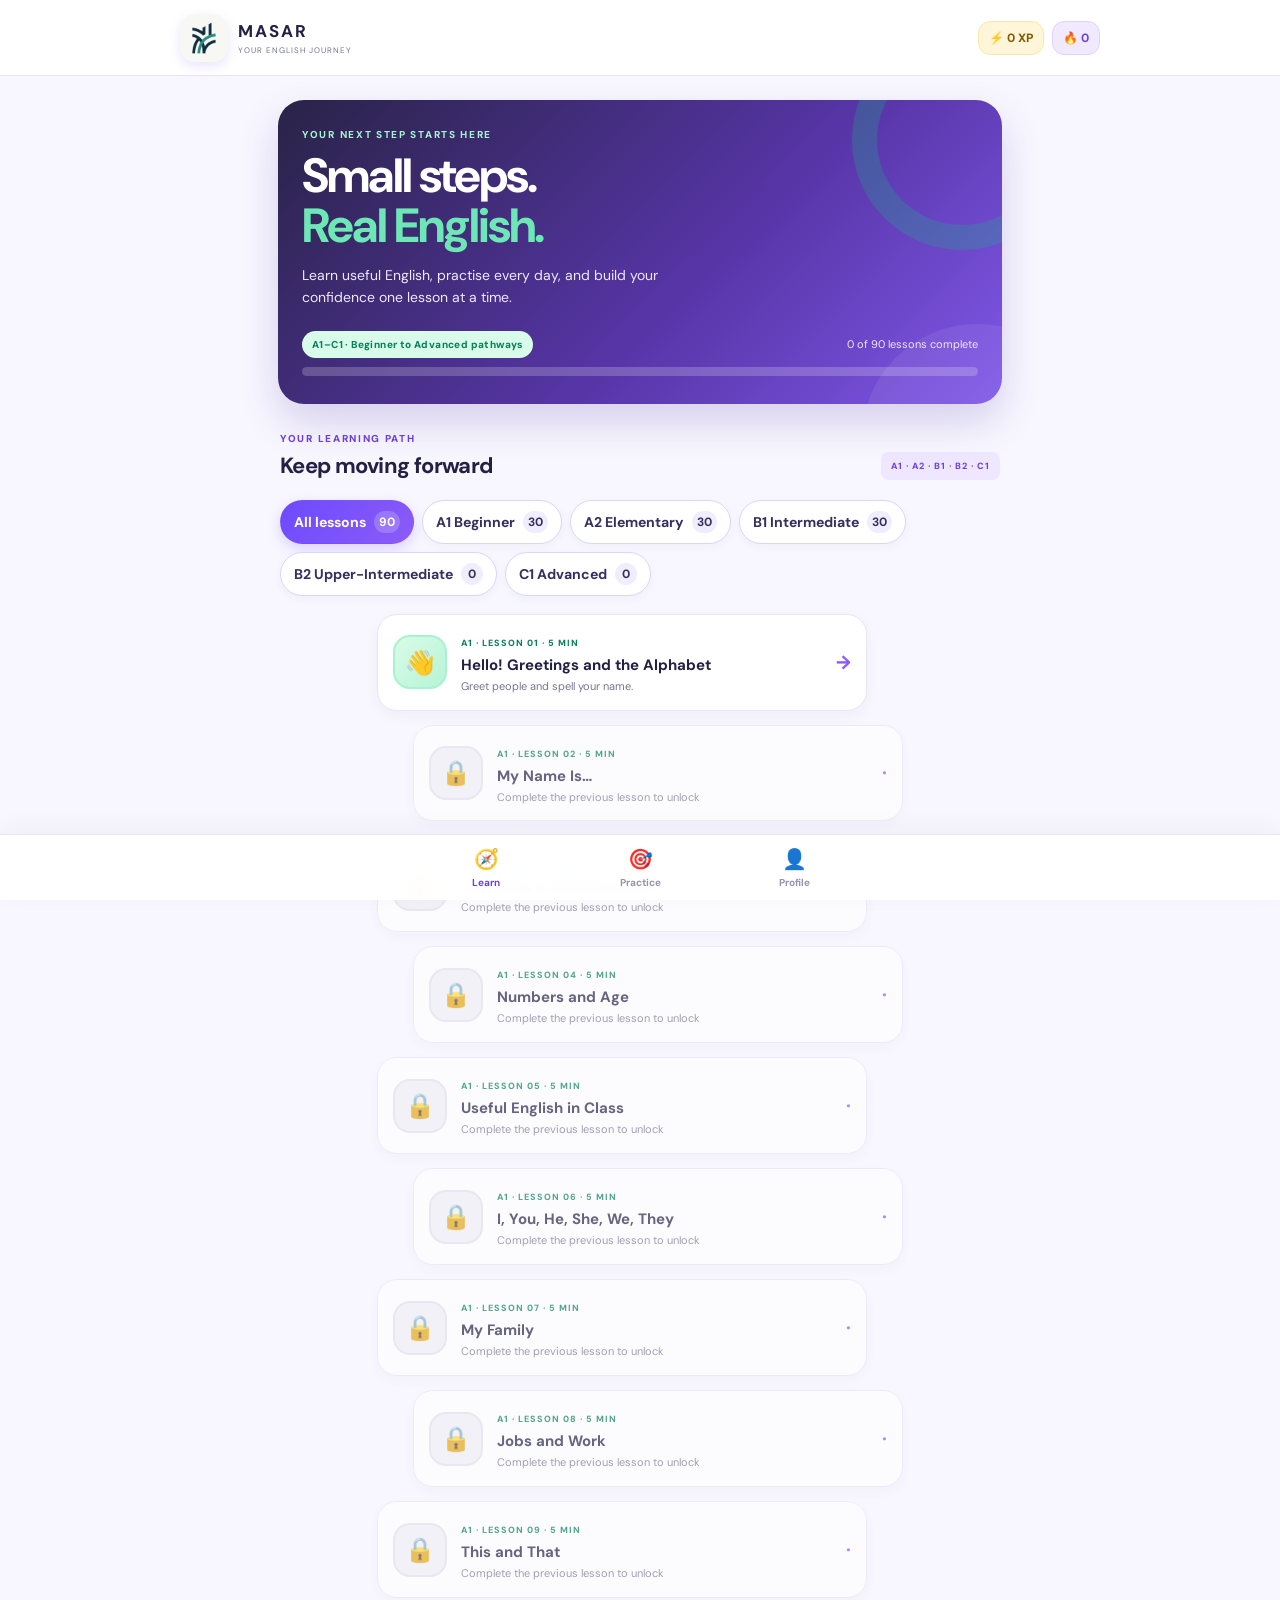
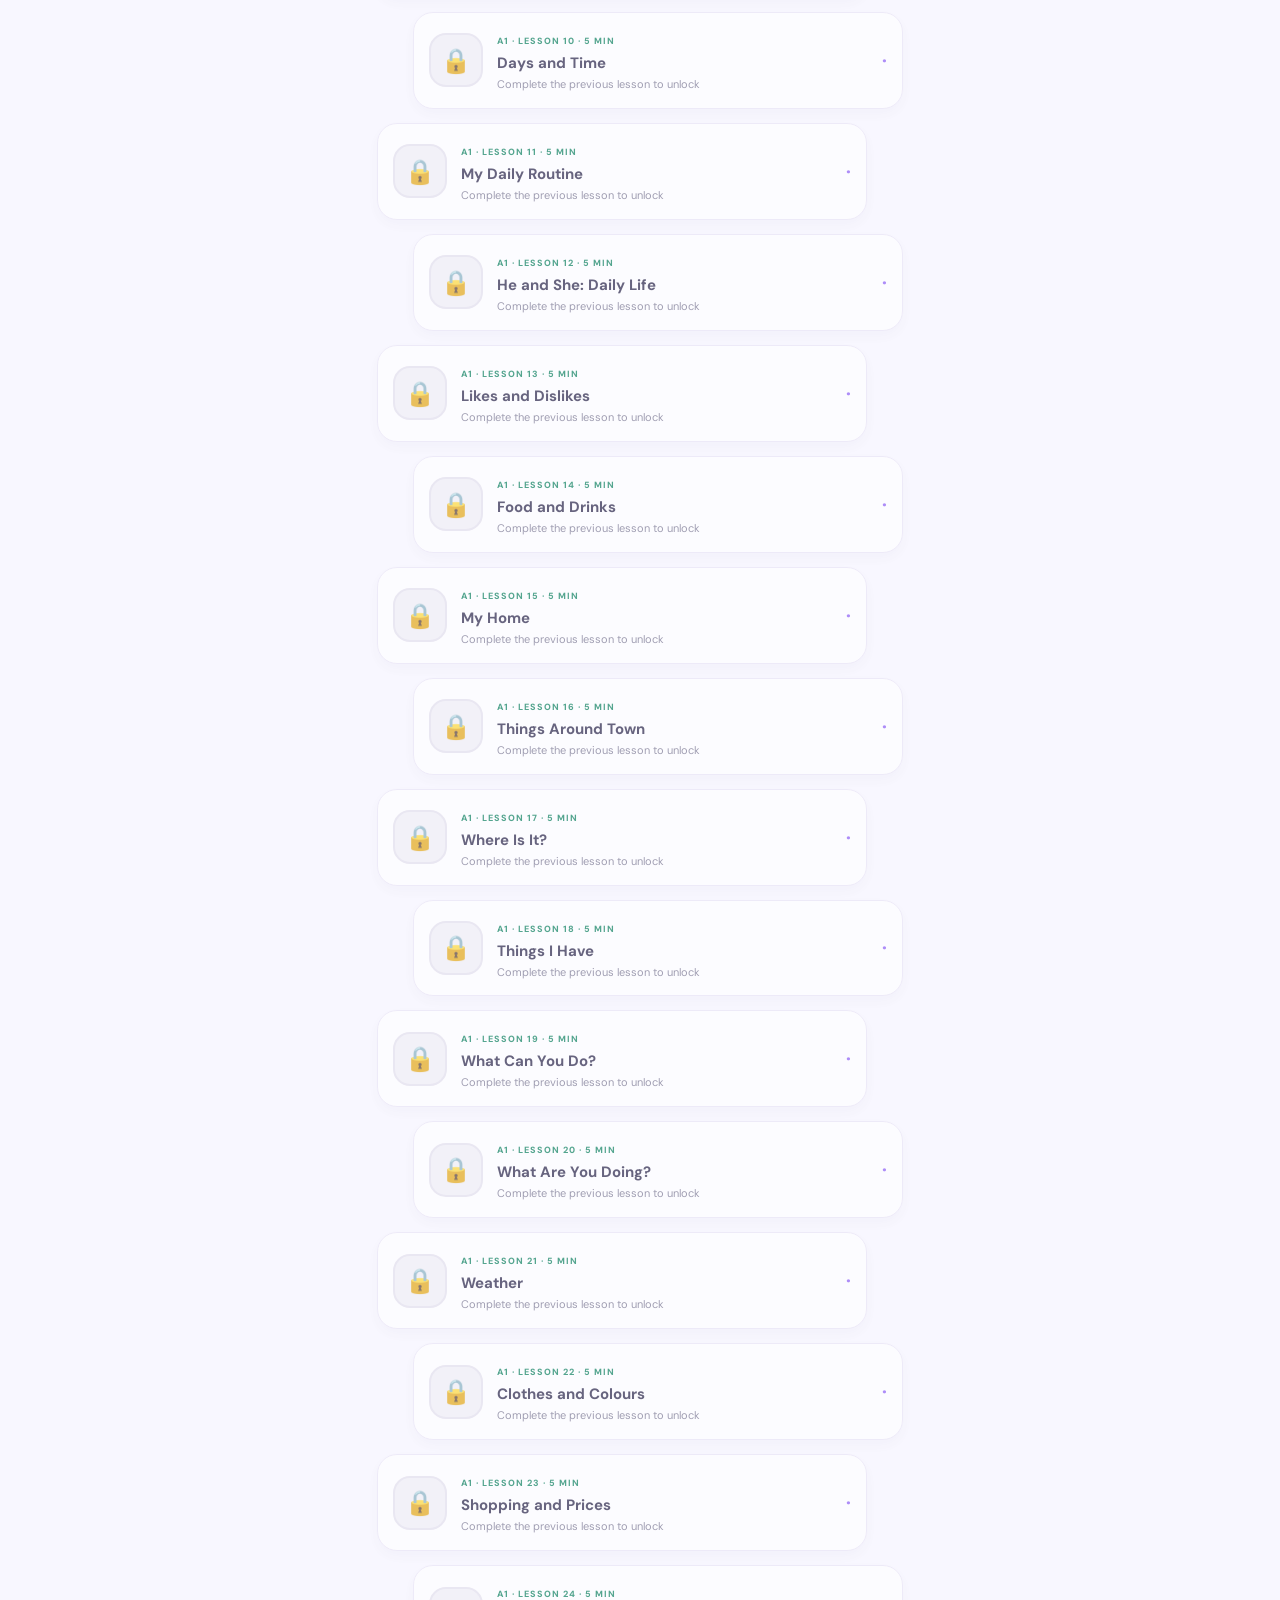
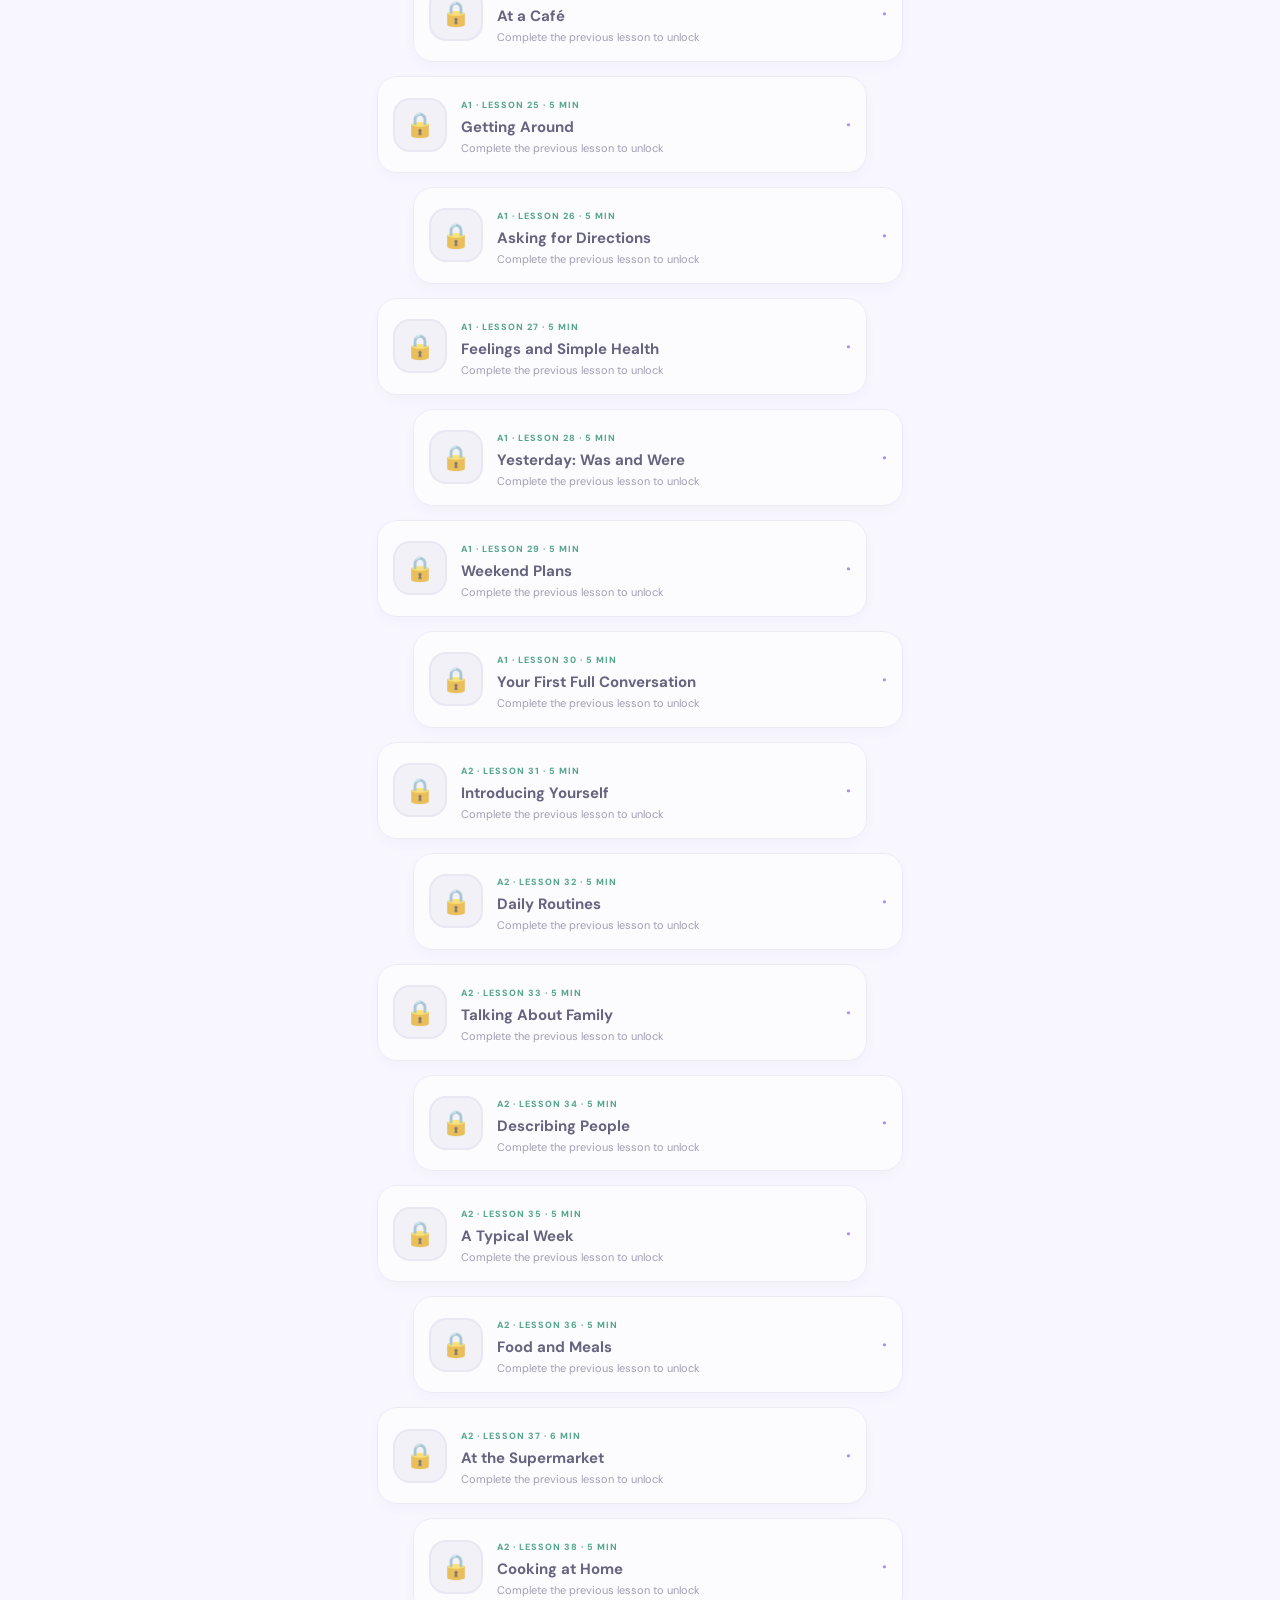
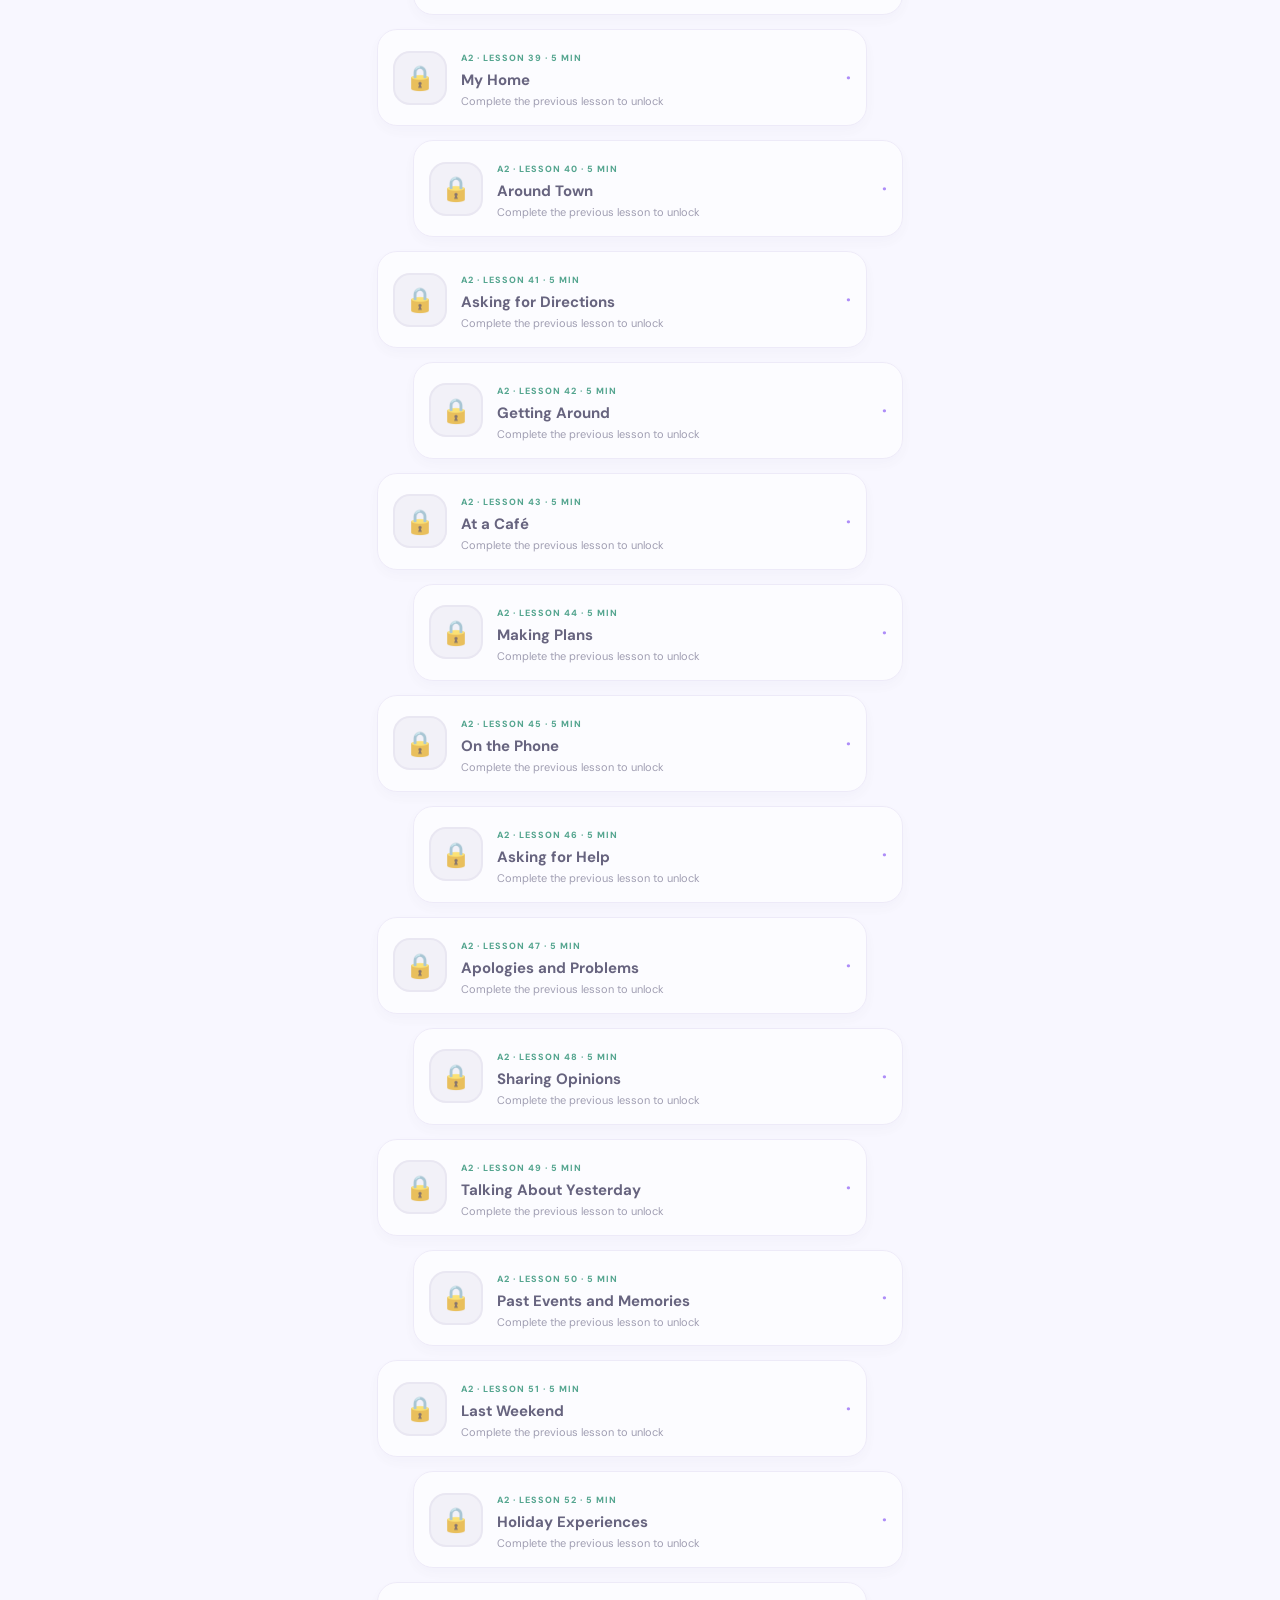
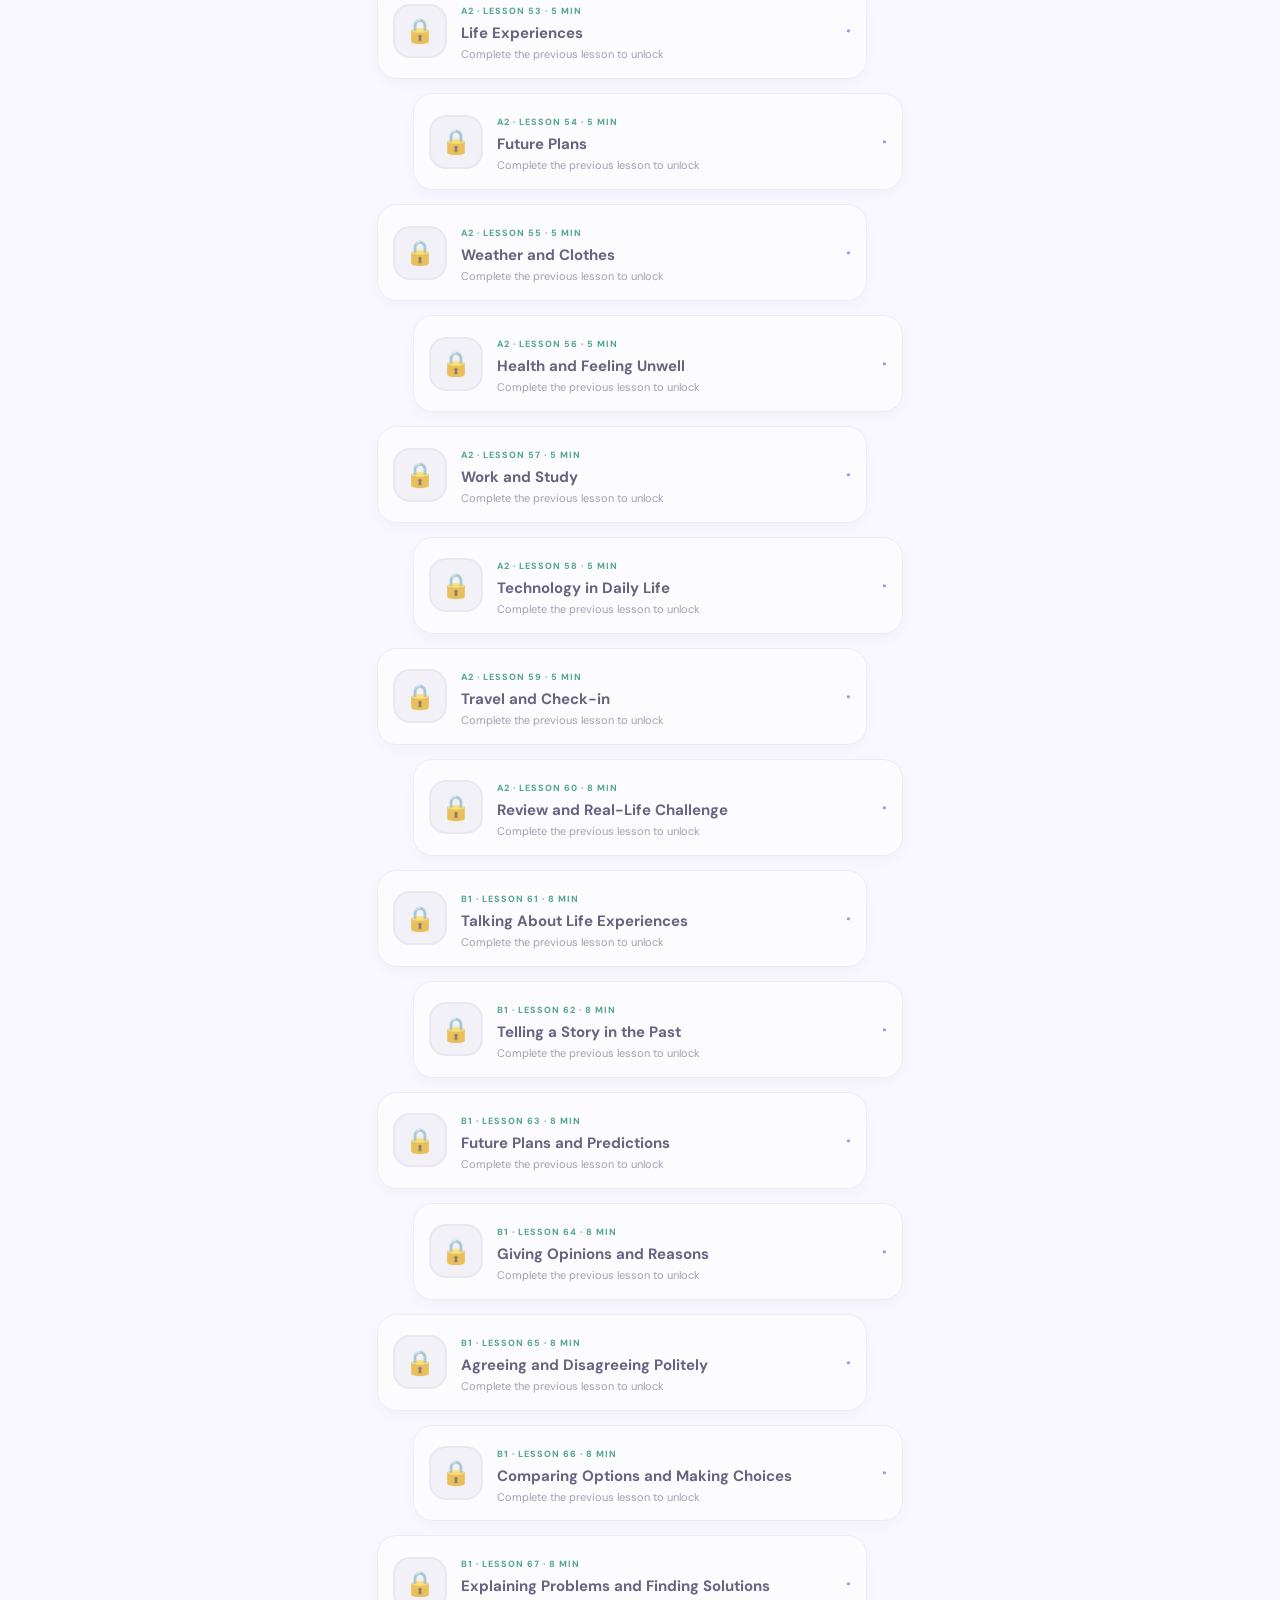
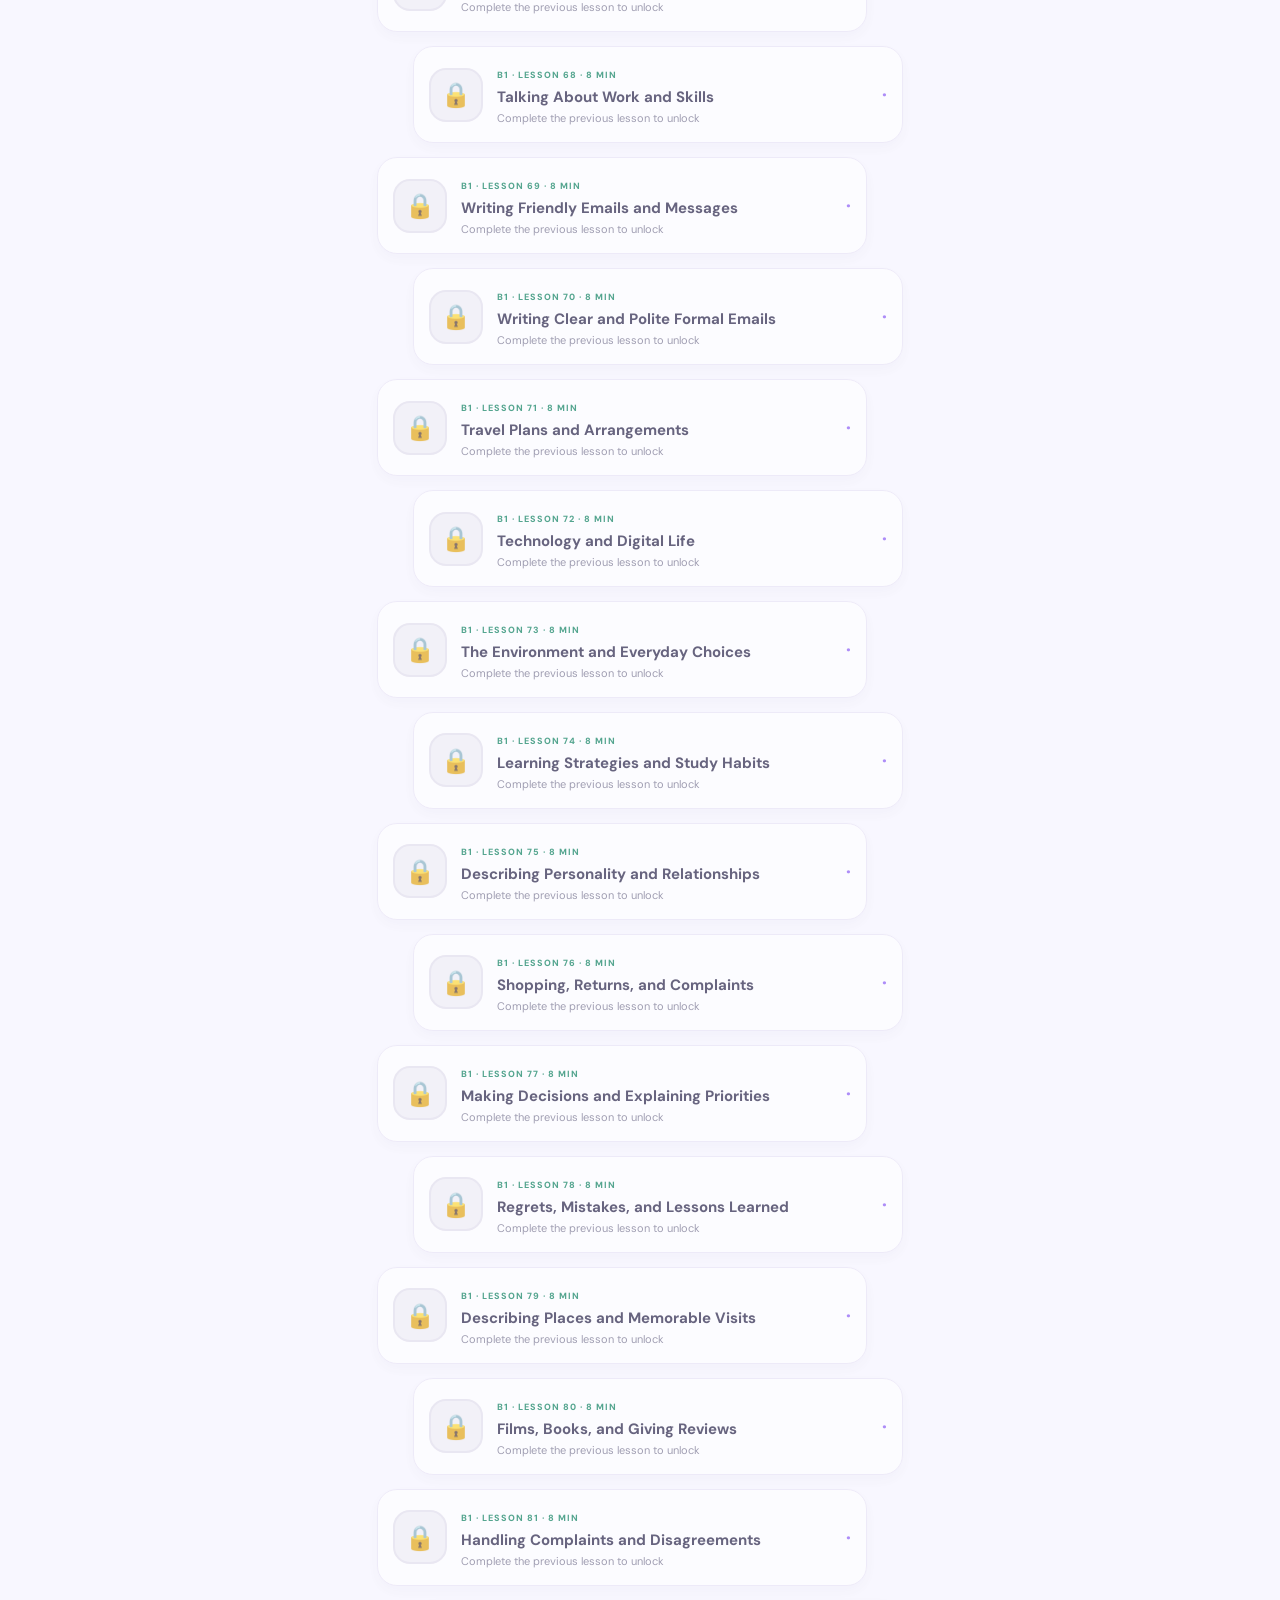
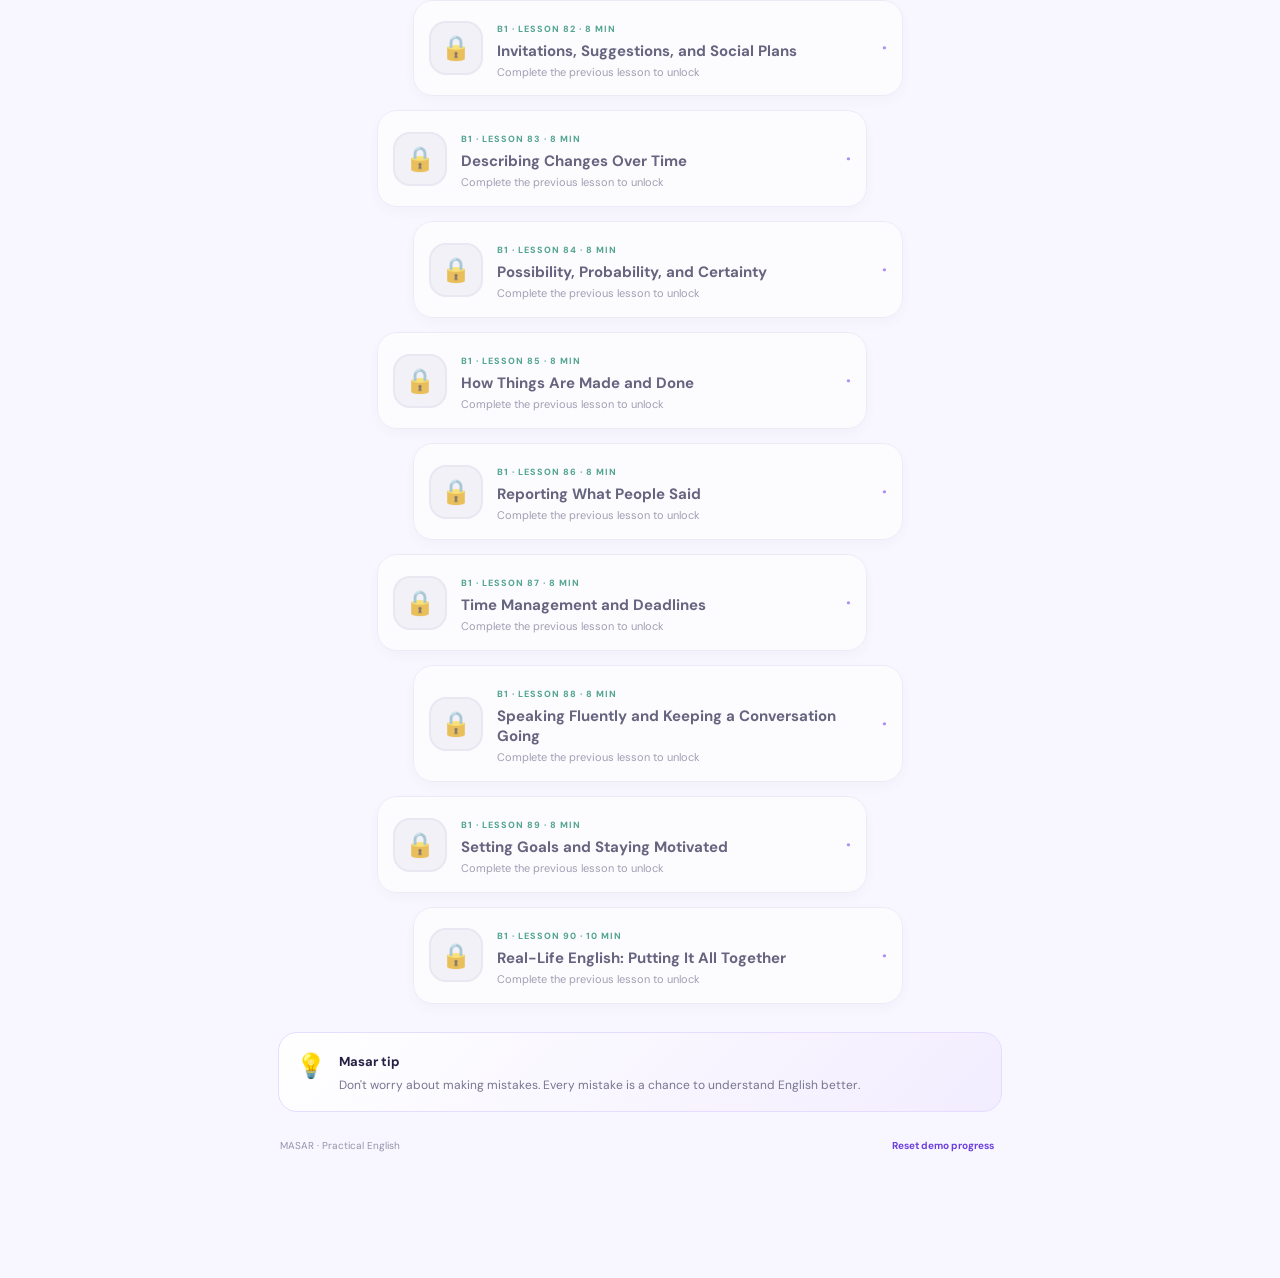
<file: index.html>
<!doctype html>
<html lang="en">
<head>
  <meta charset="utf-8">
  <meta name="viewport" content="width=device-width, initial-scale=1, viewport-fit=cover">
  <meta name="theme-color" content="#092d40">
  <meta name="description" content="MASAR — practical English learning through short lessons and interactive practice.">
  <link rel="manifest" href="manifest.webmanifest">
  <link rel="icon" href="assets/app-icon.png">
  <link rel="stylesheet" href="styles.css">
  <style>
/* MASAR profile, achievements and level filters */
.masar-level-filters{display:flex;gap:8px;flex-wrap:wrap;margin:14px 0 18px}
.masar-filter{border:1px solid #d9d6fe;background:#fff;color:#37305f;border-radius:999px;padding:10px 13px;font:inherit;font-size:.88rem;font-weight:700;cursor:pointer;display:inline-flex;gap:8px;align-items:center;box-shadow:0 3px 10px rgba(31,41,55,.04)}
.masar-filter span{display:inline-grid;place-items:center;min-width:22px;height:22px;padding:0 5px;border-radius:99px;background:#f0edff;font-size:.75rem}
.masar-filter.active{background:linear-gradient(135deg,#6d4aff,#8b5cf6);border-color:transparent;color:white;box-shadow:0 5px 14px rgba(109,74,255,.22)}
.masar-filter.active span{background:rgba(255,255,255,.2);color:white}
.lesson-card[hidden]{display:none!important}
.masar-profile-panel{margin:22px 0 90px;padding:clamp(16px,4vw,26px);border:1px solid #e8e5ff;border-radius:24px;background:linear-gradient(155deg,#fff 0%,#f7f5ff 100%);box-shadow:0 12px 35px rgba(49,46,129,.08)}
.masar-profile-panel h2{margin-top:4px}
.masar-profile-card{display:grid;grid-template-columns:100px minmax(0,1fr);gap:18px;align-items:start;padding:18px;margin:16px 0;border:1px solid #e9e5ff;border-radius:20px;background:#fff}
.masar-avatar-wrap{width:94px;height:94px;border-radius:50%;overflow:hidden;background:#ede9fe;display:grid;place-items:center;border:3px solid #d9ceff;box-shadow:0 4px 12px #6d4aff20}
.masar-avatar{width:100%;height:100%;object-fit:cover}.masar-avatar-placeholder{font-size:2.5rem}
.masar-profile-fields{min-width:0;display:flex;flex-direction:column;gap:9px}
.masar-profile-fields label{font-size:.9rem;font-weight:750;color:#30265f}
.masar-profile-fields input[type=text]{width:100%;min-width:0;box-sizing:border-box;border:1px solid #d9d6fe;border-radius:12px;padding:12px;background:#fcfbff;color:#202033;font:inherit}
.masar-file-input{width:100%;font-size:.8rem}
.masar-upload-label{display:inline-flex;align-self:flex-start;border-radius:10px;padding:8px 10px;background:#f2efff;cursor:pointer}
.masar-save-profile{border:0;border-radius:12px;padding:12px 16px;background:linear-gradient(135deg,#10b981,#059669);color:#fff;font:inherit;font-weight:800;cursor:pointer;box-shadow:0 5px 12px #05966925}
.masar-local-note{font-size:.8rem;line-height:1.5;color:#6b7280;margin:4px 0}
.masar-profile-stats{display:grid;grid-template-columns:repeat(3,minmax(0,1fr));gap:10px;margin:16px 0}
.masar-profile-stats>div,.masar-level-summary>div{background:#fff;border:1px solid #e9e5ff;border-radius:15px;padding:13px;display:flex;flex-direction:column;gap:7px;min-width:0}
.masar-profile-stats span,.masar-level-summary span{font-size:.8rem;color:#5b5872;line-height:1.35}
.masar-profile-stats strong,.masar-level-summary strong{font-size:1.2rem;color:#312e81}
.masar-level-summary{display:grid;grid-template-columns:repeat(auto-fit,minmax(125px,1fr));gap:10px;margin-bottom:22px}
.masar-achievements-title{margin:22px 0 12px}
.masar-achievements{display:grid;gap:10px}
.masar-badge{display:flex;gap:12px;align-items:center;padding:12px;border-radius:15px;border:1px solid #e5e7eb;background:#fff}
.masar-badge.earned{border-color:#a7f3d0;background:linear-gradient(100deg,#ecfdf5,#fff)}
.masar-badge-icon{font-size:1.65rem;flex-shrink:0}.masar-badge>div{display:flex;flex-direction:column;gap:3px;min-width:0;flex:1}
.masar-badge strong{font-size:.94rem;color:#24213b}.masar-badge small{font-size:.78rem;line-height:1.35;color:#6b7280}
.masar-badge-status{font-size:.75rem;font-weight:800;color:#6b7280;white-space:nowrap}.masar-badge.earned .masar-badge-status{color:#047857}
.masar-privacy-note{margin-top:18px;padding:12px;border-radius:12px;background:#fff7ed;color:#9a3412}
@media(max-width:520px){.masar-profile-card{grid-template-columns:1fr;justify-items:center}.masar-profile-fields{width:100%}.masar-profile-stats{grid-template-columns:1fr}.masar-profile-stats>div{flex-direction:row;align-items:center;justify-content:space-between}.masar-level-filters{gap:6px}.masar-filter{font-size:.8rem;padding:9px 10px}.masar-badge{gap:8px;padding:10px}.masar-badge-status{font-size:.68rem}}

  </style>
  <title>MASAR — English Journey</title>
</head>
<body>
  <header class="topbar">
    <div class="brand"><img src="masar-logo.png" alt="MASAR logo"><div><strong>MASAR</strong><small>YOUR ENGLISH JOURNEY</small></div></div>
    <div class="stats"><span title="Experience points">⚡ <b id="xp">0</b> XP</span><span title="Learning streak">🔥 <b id="streak">0</b></span></div>
  </header>
  <main>
    <section class="welcome">
      <p class="eyebrow">YOUR NEXT STEP STARTS HERE</p>
      <h1>Small steps.<br><span>Real English.</span></h1>
      <p class="sub">Learn useful English, practise every day, and build your confidence one lesson at a time.</p>
      <div class="level-row"><span class="pill">A1–C1 · Beginner to Advanced pathways</span><span id="progress-label">Loading lesson progress…</span></div>
      <div class="progress"><div id="progress-bar"></div></div>
    </section>
    <section class="path-section">
      <div class="section-title"><div><p class="eyebrow">YOUR LEARNING PATH</p><h2>Keep moving forward</h2></div><span class="tiny-badge">A1 · A2 · B1 · B2 · C1</span></div>
      <div id="lesson-path" class="lesson-path"></div>
    </section>
    <section class="note-card">
      <div class="note-icon">💡</div><div><strong>Masar tip</strong><p>Don't worry about making mistakes. Every mistake is a chance to understand English better.</p></div>
    </section>
    <footer><span>MASAR · Practical English</span><button id="reset-btn" class="text-button">Reset demo progress</button></footer>
  </main>
  <nav class="bottom-nav" aria-label="Main navigation">
    <button class="nav-item active" data-nav="learn"><span>🧭</span>Learn</button>
    <button class="nav-item" data-nav="practice"><span>🎯</span>Practice</button>
    <button class="nav-item" data-nav="profile"><span>👤</span>Profile</button>
  </nav>
  <dialog id="lesson-dialog">
    <div class="dialog-head"><span id="lesson-unit" class="pill">LESSON</span><button id="close-dialog" class="close" aria-label="Close">×</button></div>
    <div id="lesson-content"></div>
  </dialog>
  <div id="toast" class="toast" role="status"></div>
  <script src="app.js"></script>
  <script>
/* MASAR English Journey — Profile & Level Enhancements
   Additive enhancement: keeps existing lesson data and progress logic intact.
   Student profile and avatar are stored on this device only. */
(() => {
  const PROFILE_KEY = 'masar-student-profile-v1';
  const LEVELS = [
    { id: 'A1', label: 'Beginner' },
    { id: 'A2', label: 'Elementary' },
    { id: 'B1', label: 'Intermediate' },
    { id: 'B2', label: 'Upper-Intermediate' },
    { id: 'C1', label: 'Advanced' }
  ];
  let selectedLevel = 'ALL';
  const $ = (selector, root = document) => root.querySelector(selector);
  const esc = value => String(value ?? '').replace(/[&<>"']/g, ch => ({'&':'&amp;','<':'&lt;','>':'&gt;','"':'&quot;',"'":'&#39;'}[ch]));

  function readProfile() {
    try {
      const value = JSON.parse(localStorage.getItem(PROFILE_KEY) || '{}');
      return { name: typeof value.name === 'string' ? value.name : '', photo: typeof value.photo === 'string' ? value.photo : '' };
    } catch (_) { return { name: '', photo: '' }; }
  }
  function writeProfile(profile) {
    try { localStorage.setItem(PROFILE_KEY, JSON.stringify(profile)); return true; }
    catch (_) { if (typeof toast === 'function') toast('Could not save the photo. Try a smaller image.'); return false; }
  }

  function ensureLevelFilters() {
    const path = $('#lesson-path');
    if (!path || $('#masar-level-filters')) return;
    const bar = document.createElement('div');
    bar.id = 'masar-level-filters';
    bar.className = 'masar-level-filters';
    bar.setAttribute('aria-label', 'Filter lessons by level');
    bar.innerHTML = `
      <button type="button" class="masar-filter active" data-level="ALL">All lessons <span>${lessons.length}</span></button>
      ${LEVELS.map(level => `<button type="button" class="masar-filter" data-level="${level.id}">${level.id} ${level.label} <span>${lessons.filter(l => l.level === level.id).length}</span></button>`).join('')}`;
    path.parentNode.insertBefore(bar, path);
    bar.addEventListener('click', event => {
      const button = event.target.closest('[data-level]');
      if (!button) return;
      selectedLevel = button.dataset.level;
      bar.querySelectorAll('.masar-filter').forEach(item => item.classList.toggle('active', item === button));
      applyLevelFilter();
    });
  }
  function applyLevelFilter() {
    const path = $('#lesson-path');
    if (!path || typeof lessons === 'undefined') return;
    path.querySelectorAll('.lesson-card').forEach(card => {
      const lesson = lessons[Number(card.dataset.index)];
      card.hidden = !!(selectedLevel !== 'ALL' && lesson && lesson.level !== selectedLevel);
    });
    const completedCount = lessons.filter(l => isDone(l.id)).length;
    const label = $('#progress-label');
    if (label) label.textContent = `${completedCount} of ${lessons.length} lessons complete`;
    const allButton = $('#masar-level-filters [data-level="ALL"] span');
    if (allButton) allButton.textContent = lessons.length;
    LEVELS.forEach(level => {
      const count = $('#masar-level-filters [data-level="' + level.id + '"] span');
      if (count) count.textContent = lessons.filter(l => l.level === level.id).length;
    });
  }

  function achievementsHTML() {
    const completed = lessons.filter(l => isDone(l.id));
    const levelBadges = LEVELS.map((level, index) => {
      const levelLessons = lessons.filter(l => l.level === level.id);
      const icons = ['🌟', '🏅', '🎯', '🚀', '👑'];
      return [icons[index], `${level.id} Finisher`, `Complete every ${level.id} ${level.label} lesson`, levelLessons.length > 0 && levelLessons.every(l => isDone(l.id))];
    });
    const badges = [
      ['🌱', 'First Step', 'Complete your first lesson', completed.length >= 1],
      ['📚', '10 Lessons', 'Complete 10 lessons', completed.length >= 10],
      ['🔥', '3-Day Streak', 'Learn on 3 consecutive days', state.streak >= 3],
      ...levelBadges
    ];
    return badges.map(([icon, title, desc, earned]) => `<div class="masar-badge ${earned ? 'earned' : 'locked-badge'}"><span class="masar-badge-icon">${icon}</span><div><strong>${title}</strong><small>${desc}</small></div><span class="masar-badge-status">${earned ? '✓ Earned' : '🔒'}</span></div>`).join('');
  }

  function renderProfile() {
    const old = $('.profile-panel');
    if (old) old.remove();
    const profile = readProfile();
    const doneCount = lessons.filter(l => isDone(l.id)).length;
    const panel = document.createElement('section');
    panel.className = 'profile-panel masar-profile-panel';
    panel.innerHTML = `
      <p class="eyebrow">YOUR LEARNING SPACE</p>
      <h2>My MASAR profile</h2>
      <div class="masar-profile-card">
        <div class="masar-avatar-wrap">
          <img class="masar-avatar" id="masar-avatar-preview" src="${profile.photo || ''}" alt="Student profile photo" ${profile.photo ? '' : 'hidden'}>
          <div class="masar-avatar-placeholder" id="masar-avatar-placeholder" ${profile.photo ? 'hidden' : ''}>👤</div>
        </div>
        <div class="masar-profile-fields">
          <label for="masar-student-name">Your name / اسمك</label>
          <input id="masar-student-name" type="text" maxlength="50" autocomplete="name" placeholder="Enter your name" value="${esc(profile.name)}">
          <label class="masar-upload-label" for="masar-student-photo">📷 Choose a profile photo</label>
          <input id="masar-student-photo" class="masar-file-input" type="file" accept="image/*">
          <button type="button" class="masar-save-profile" id="masar-save-profile">Save profile</button>
          <p class="masar-local-note">Your profile is saved on this device only.</p>
        </div>
      </div>
      <div class="masar-profile-stats">
        <div><span>⚡ XP points</span><strong>${Number(state.xp) || 0}</strong></div>
        <div><span>📘 Lessons done</span><strong>${doneCount}/${lessons.length}</strong></div>
        <div><span>🔥 Learning streak</span><strong>${Number(state.streak) || 0} days</strong></div>
      </div>
      <div class="masar-level-summary">
        ${LEVELS.map(level => {
          const levelLessons = lessons.filter(l => l.level === level.id);
          const completedLevelLessons = levelLessons.filter(l => isDone(l.id)).length;
          return `<div><span>${level.id} · ${level.label}</span><strong>${completedLevelLessons}/${levelLessons.length}</strong></div>`;
        }).join('')}
      </div>
      <h3 class="masar-achievements-title">🏆 My achievements</h3>
      <div class="masar-achievements">${achievementsHTML()}</div>
      <p class="masar-local-note masar-privacy-note">Note: student accounts and a shared leaderboard are not connected yet. Progress and profile are currently stored on this device.</p>`;
    const main = $('main');
    if (main) {
      main.appendChild(panel);
      panel.scrollIntoView({ behavior: 'smooth', block: 'start' });
    }
  }

  function handleProfileClick(event) {
    const button = event.target.closest('.nav-item');
    if (!button || button.dataset.nav !== 'profile') return;
    event.preventDefault();
    event.stopPropagation();
    event.stopImmediatePropagation();
    document.querySelectorAll('.nav-item').forEach(item => item.classList.toggle('active', item === button));
    renderProfile();
  }

  // Capture profile navigation before the original demo profile handler.
  document.addEventListener('click', handleProfileClick, true);

  document.addEventListener('click', event => {
    if (event.target.closest('#masar-save-profile')) {
      const profile = readProfile();
      profile.name = ($('#masar-student-name')?.value || '').trim().slice(0, 50);
      if (writeProfile(profile)) {
        if (typeof toast === 'function') toast(profile.name ? `Profile saved. Welcome, ${profile.name}!` : 'Profile saved.');
        renderProfile();
      }
    }
  });

  document.addEventListener('change', event => {
    if (event.target.id !== 'masar-student-photo') return;
    const file = event.target.files && event.target.files[0];
    if (!file) return;
    if (!file.type.startsWith('image/')) { if (typeof toast === 'function') toast('Please choose an image file.'); return; }
    const reader = new FileReader();
    reader.onload = () => {
      const image = new Image();
      image.onload = () => {
        const canvas = document.createElement('canvas');
        const size = 256;
        const scale = Math.min(size / image.width, size / image.height, 1);
        canvas.width = Math.max(1, Math.round(image.width * scale));
        canvas.height = Math.max(1, Math.round(image.height * scale));
        canvas.getContext('2d').drawImage(image, 0, 0, canvas.width, canvas.height);
        const photo = canvas.toDataURL('image/jpeg', 0.78);
        const profile = readProfile(); profile.photo = photo;
        if (writeProfile(profile)) {
          const preview = $('#masar-avatar-preview');
          const placeholder = $('#masar-avatar-placeholder');
          if (preview) { preview.src = photo; preview.hidden = false; }
          if (placeholder) placeholder.hidden = true;
          if (typeof toast === 'function') toast('Photo added. Tap Save profile to save your name too.');
        }
      };
      image.onerror = () => { if (typeof toast === 'function') toast('Could not read this image. Try another photo.'); };
      image.src = reader.result;
    };
    reader.readAsDataURL(file);
  });

  // Wrap the existing render function so level filters remain applied after lessons update.
  if (typeof render === 'function') {
    const originalRender = render;
    render = function() {
      originalRender();
      ensureLevelFilters();
      applyLevelFilter();
    };
    render();
  }
})();

  </script>
</body>
</html>
</file>
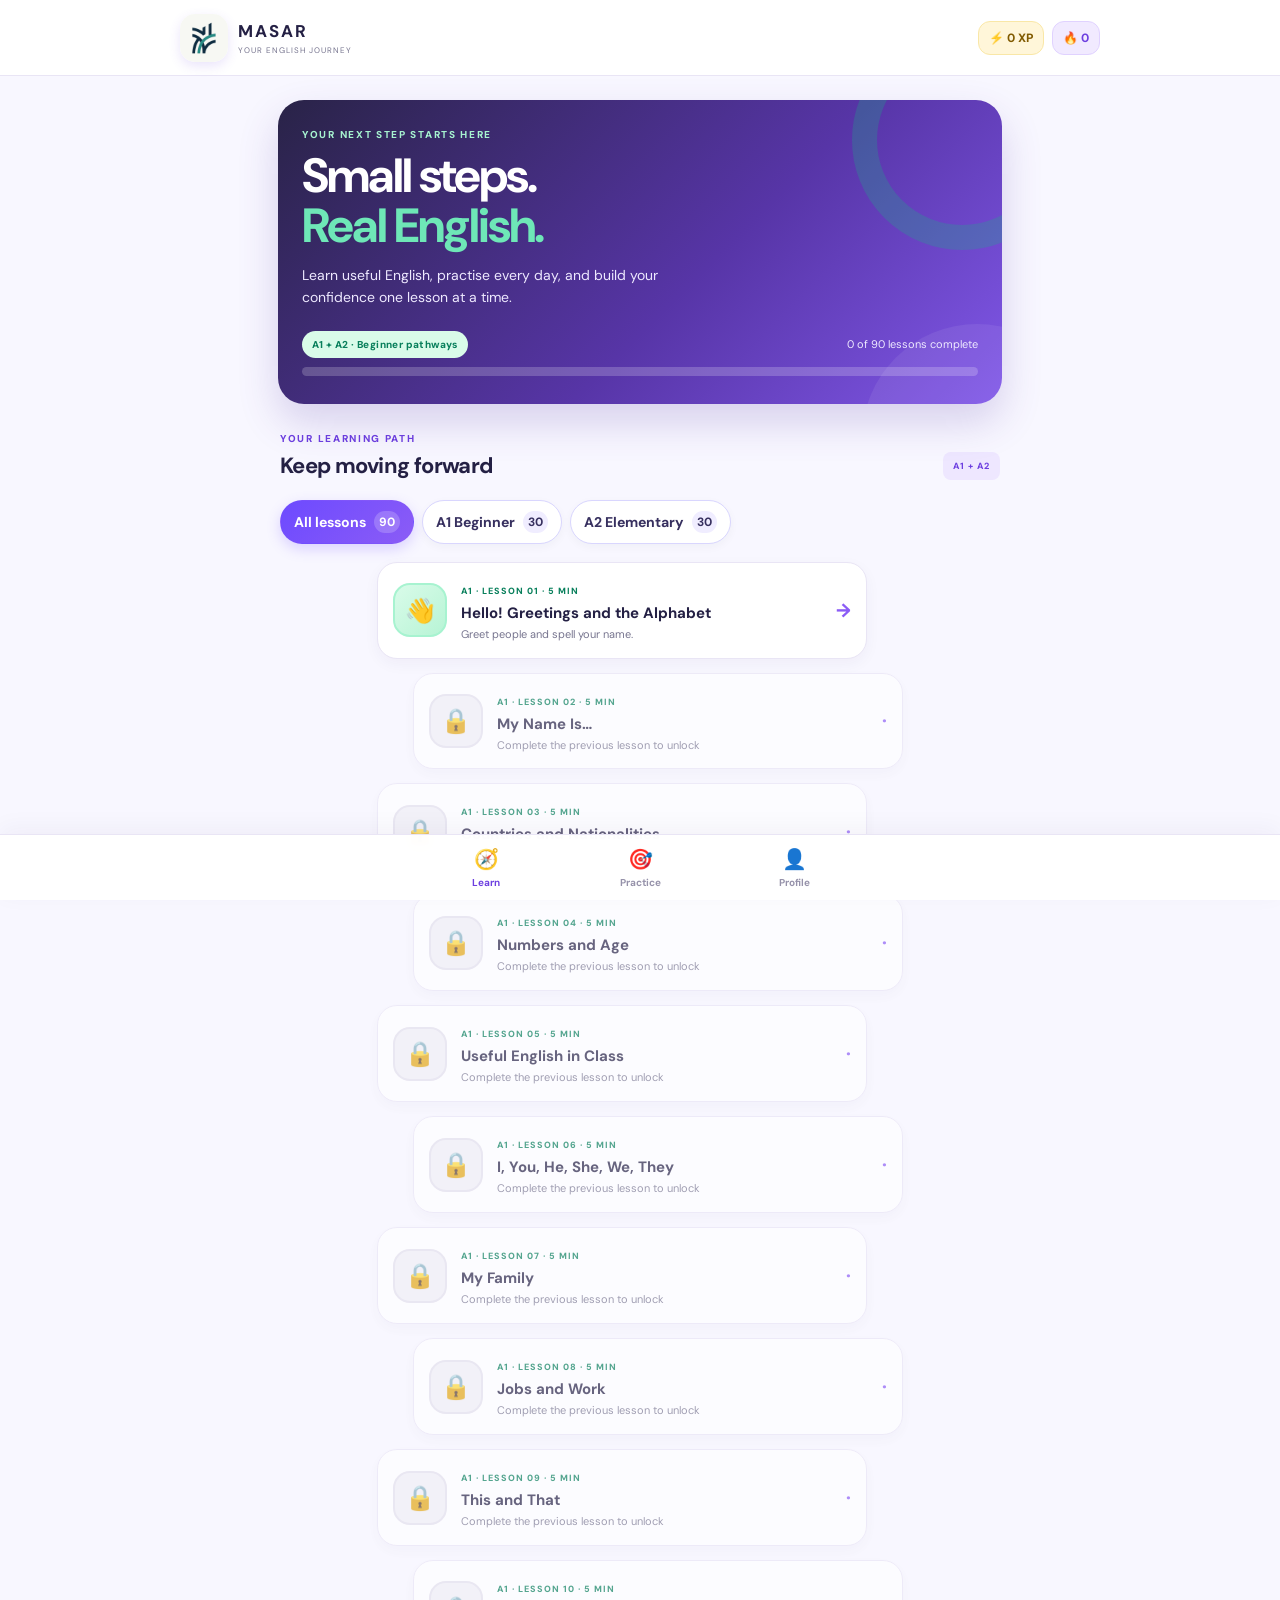
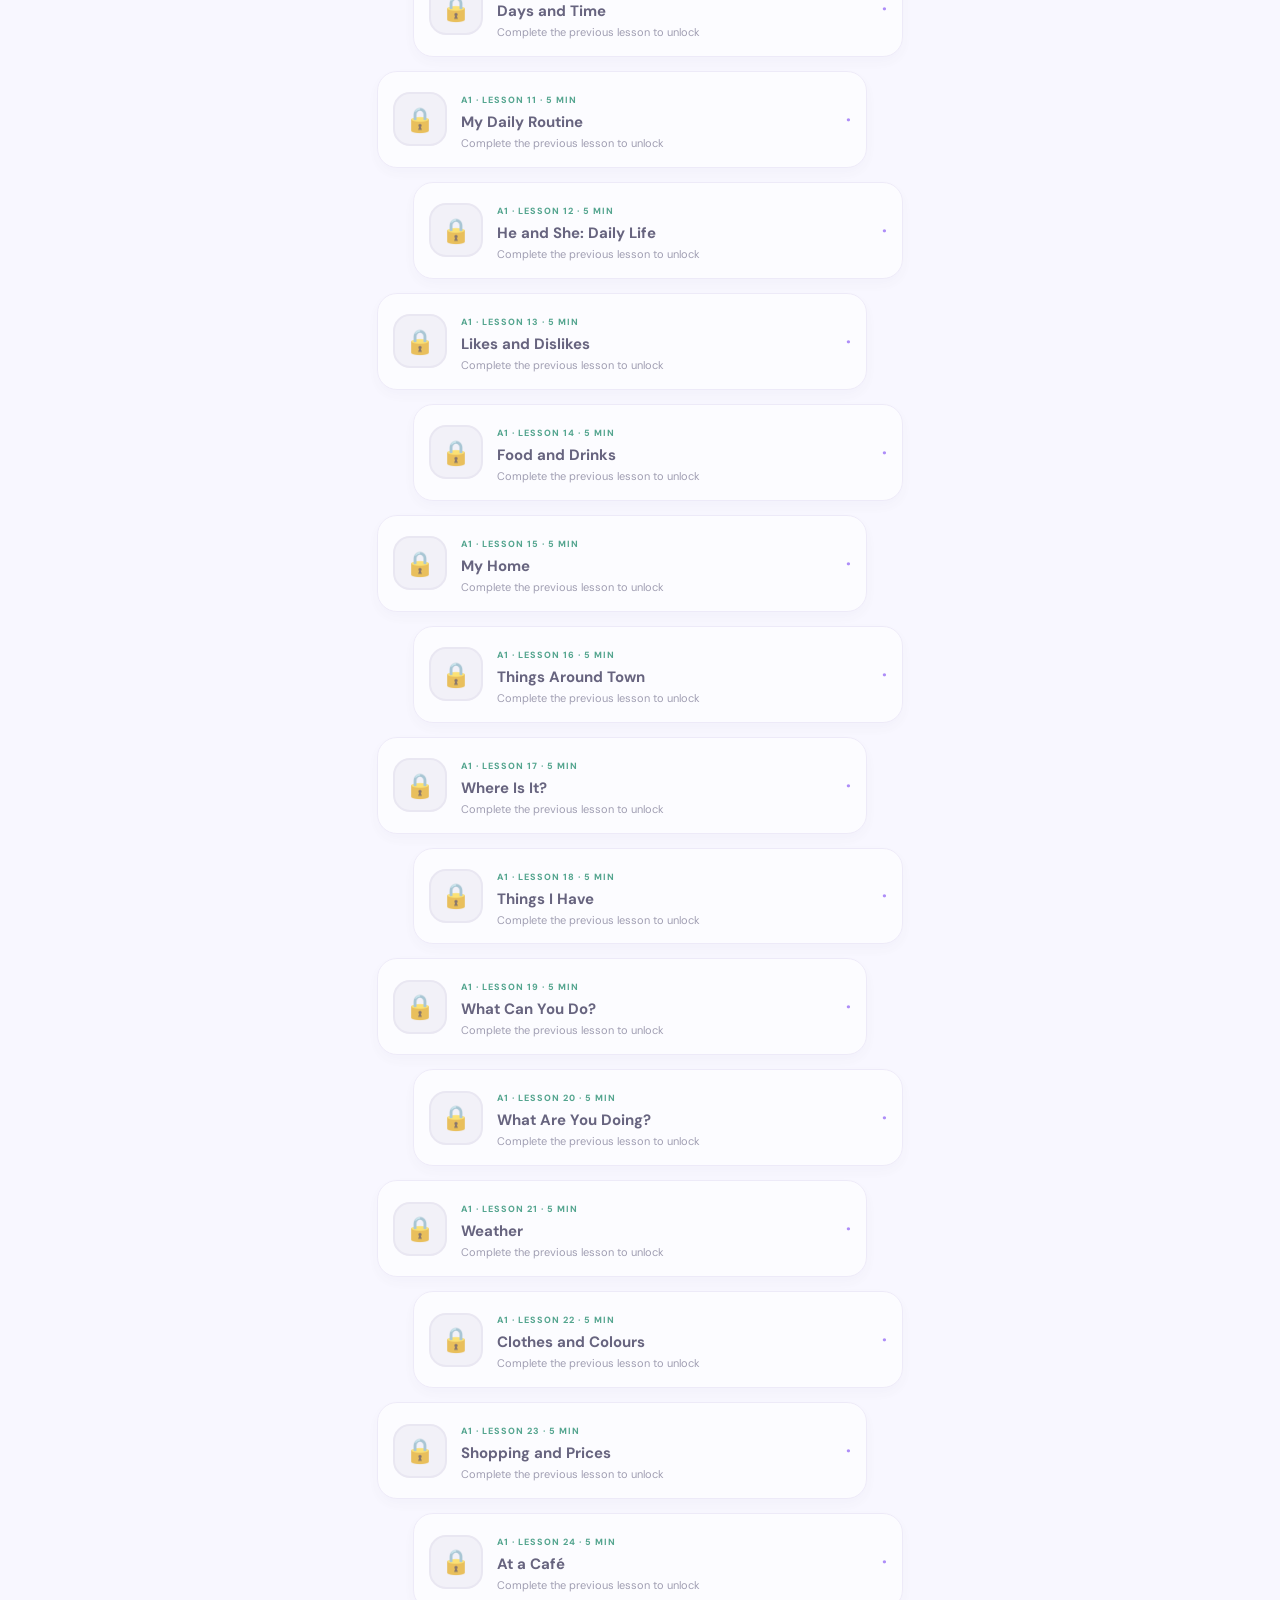
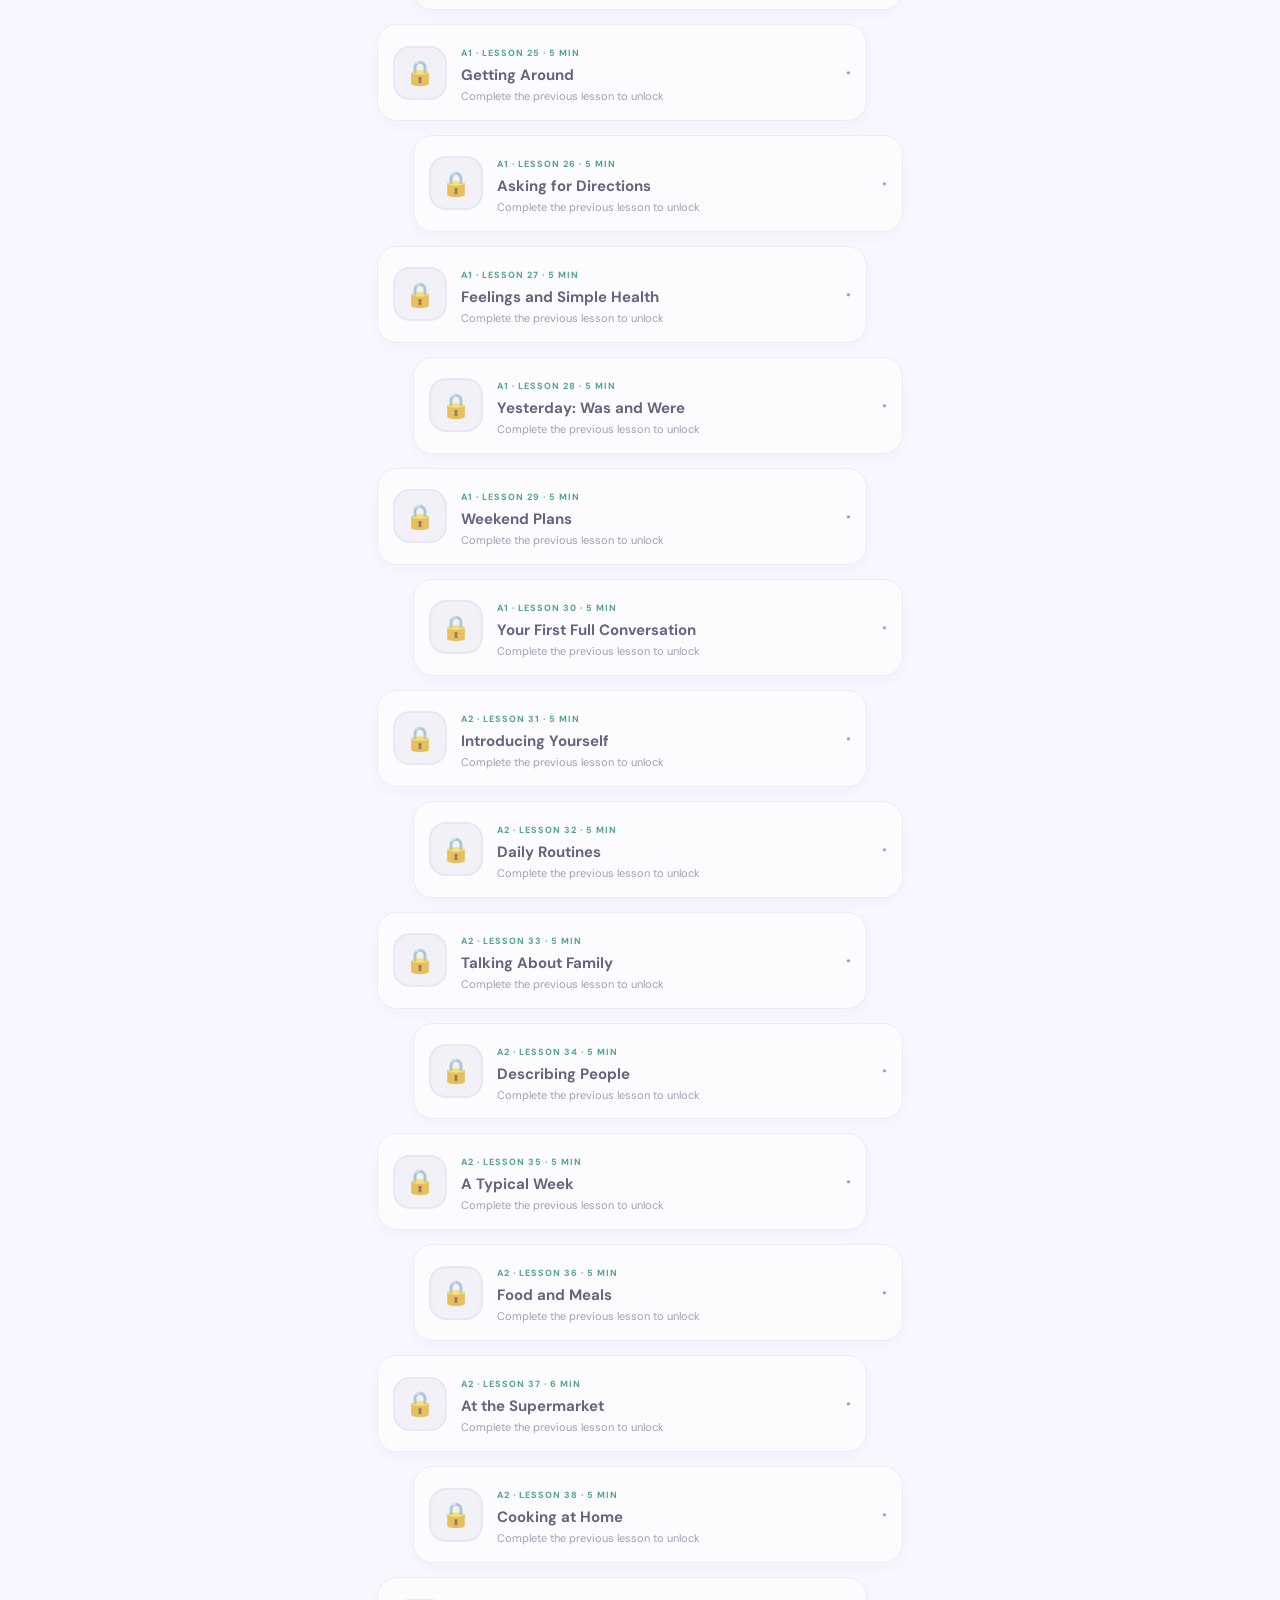
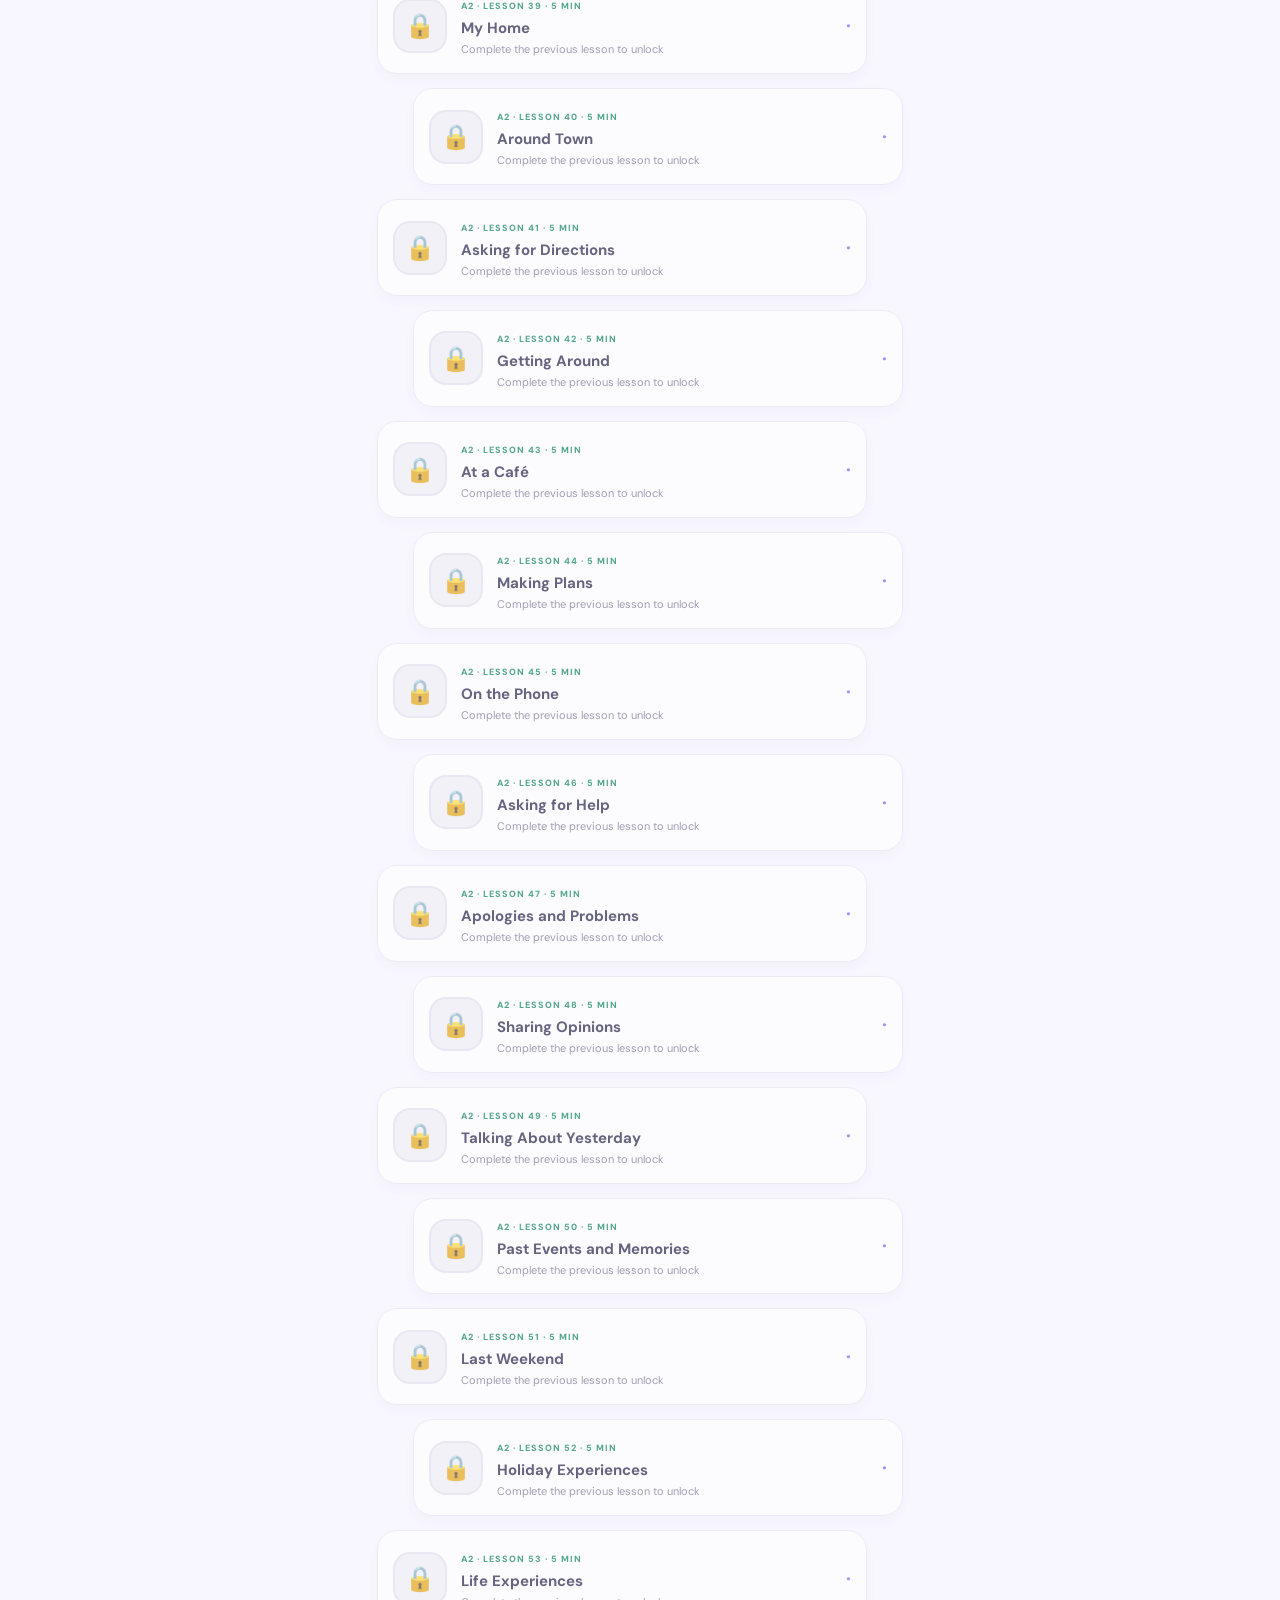
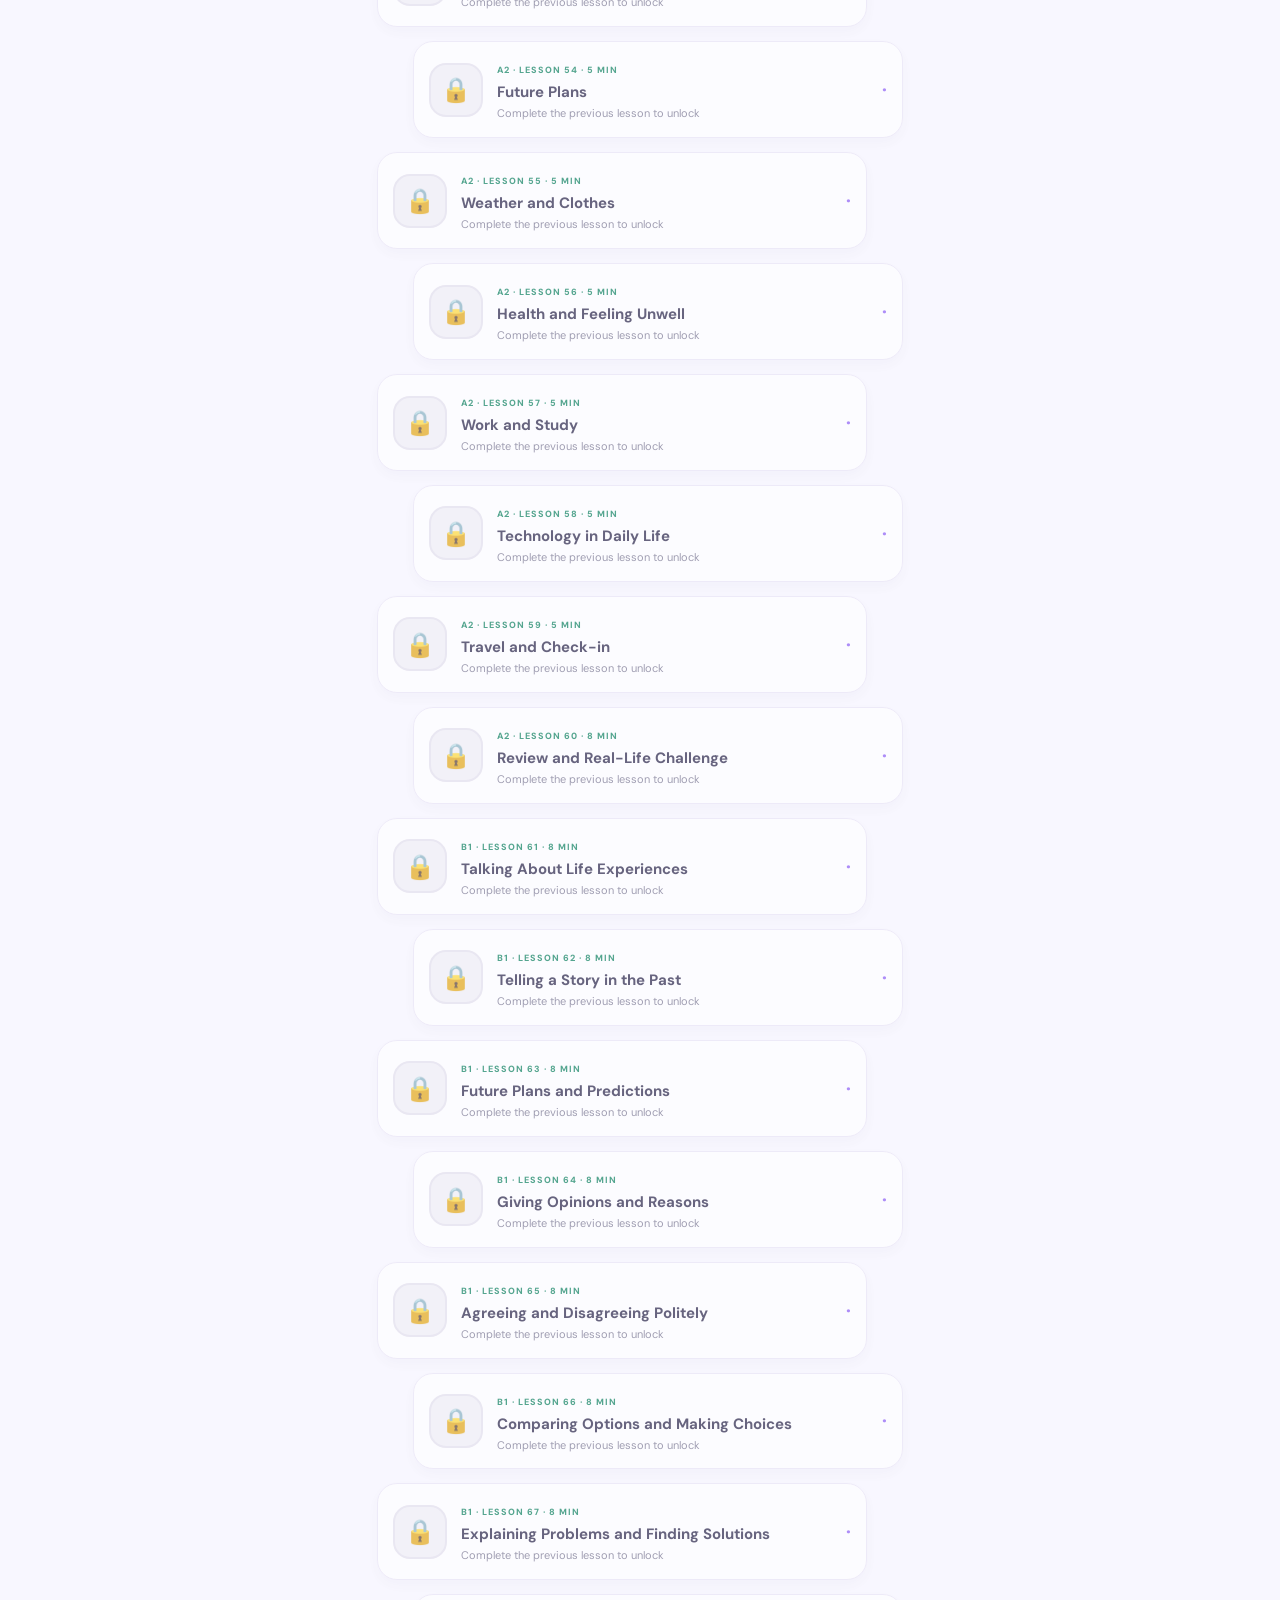
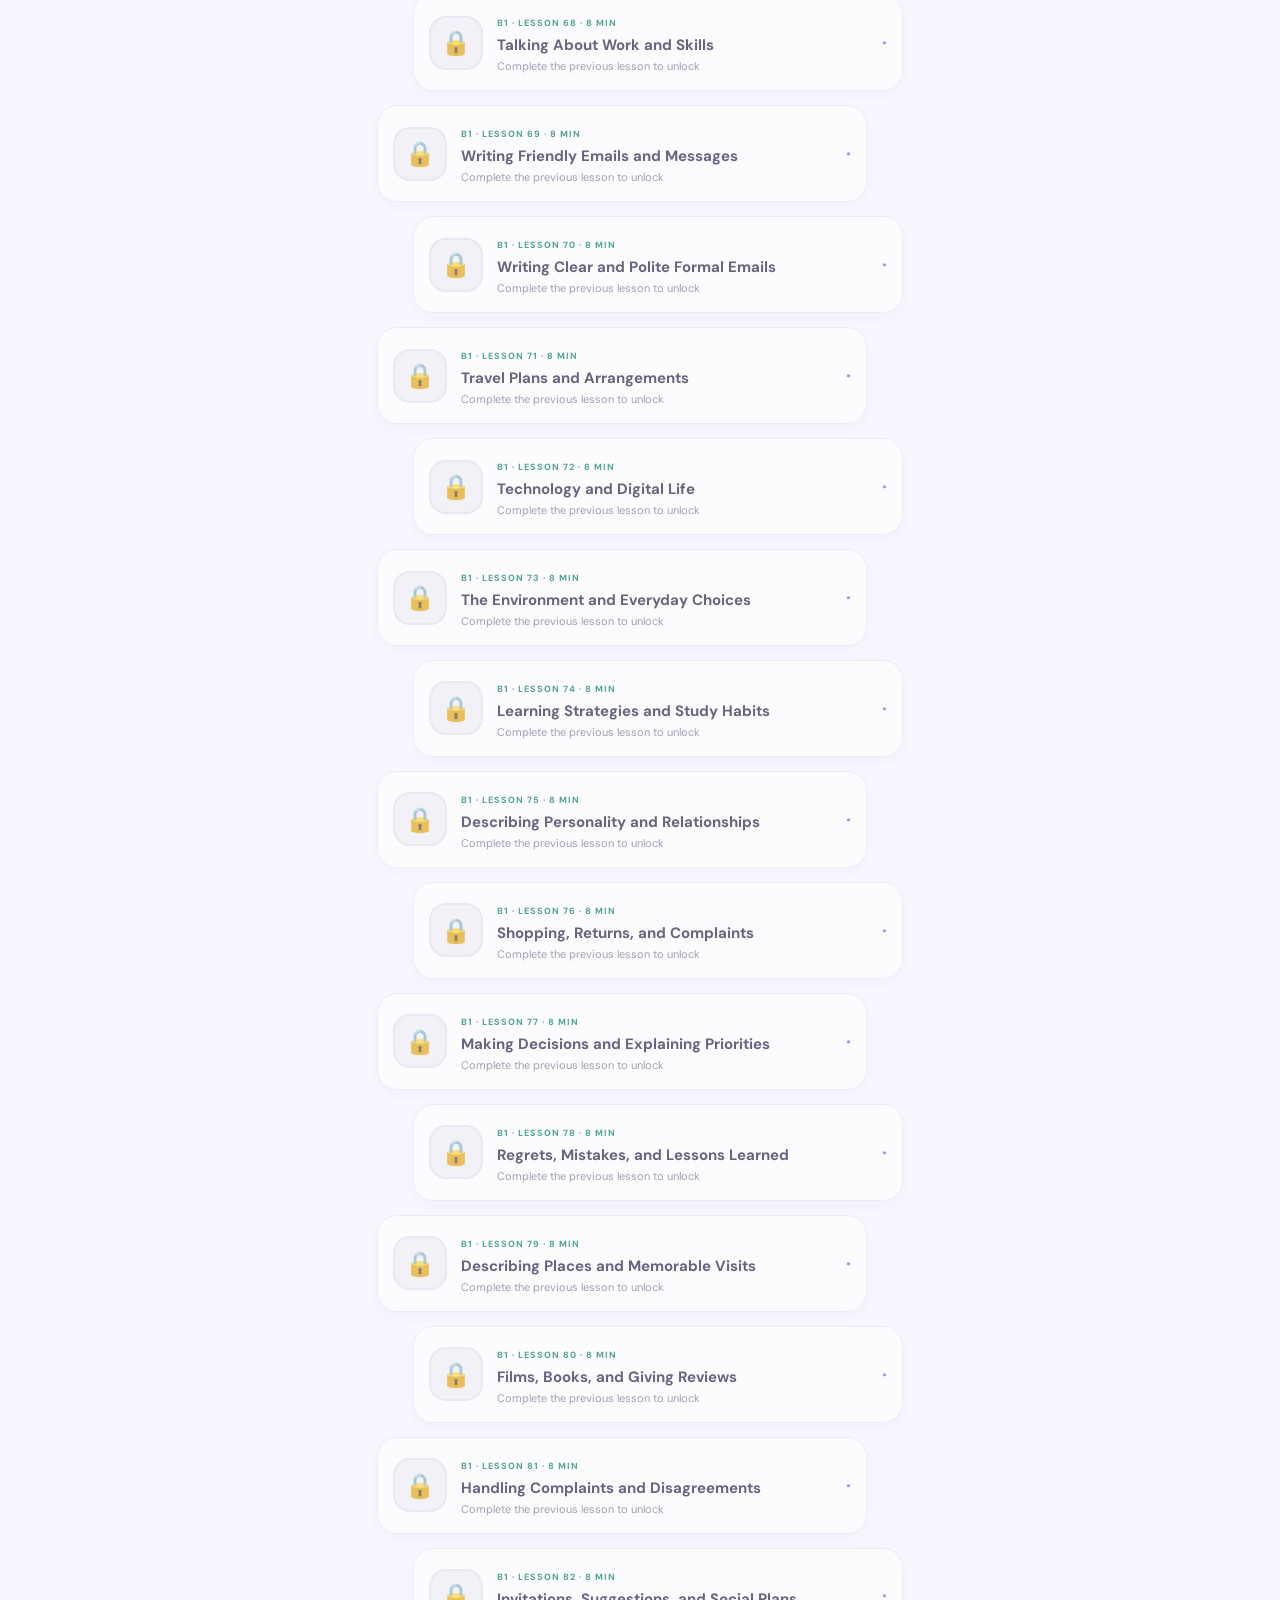
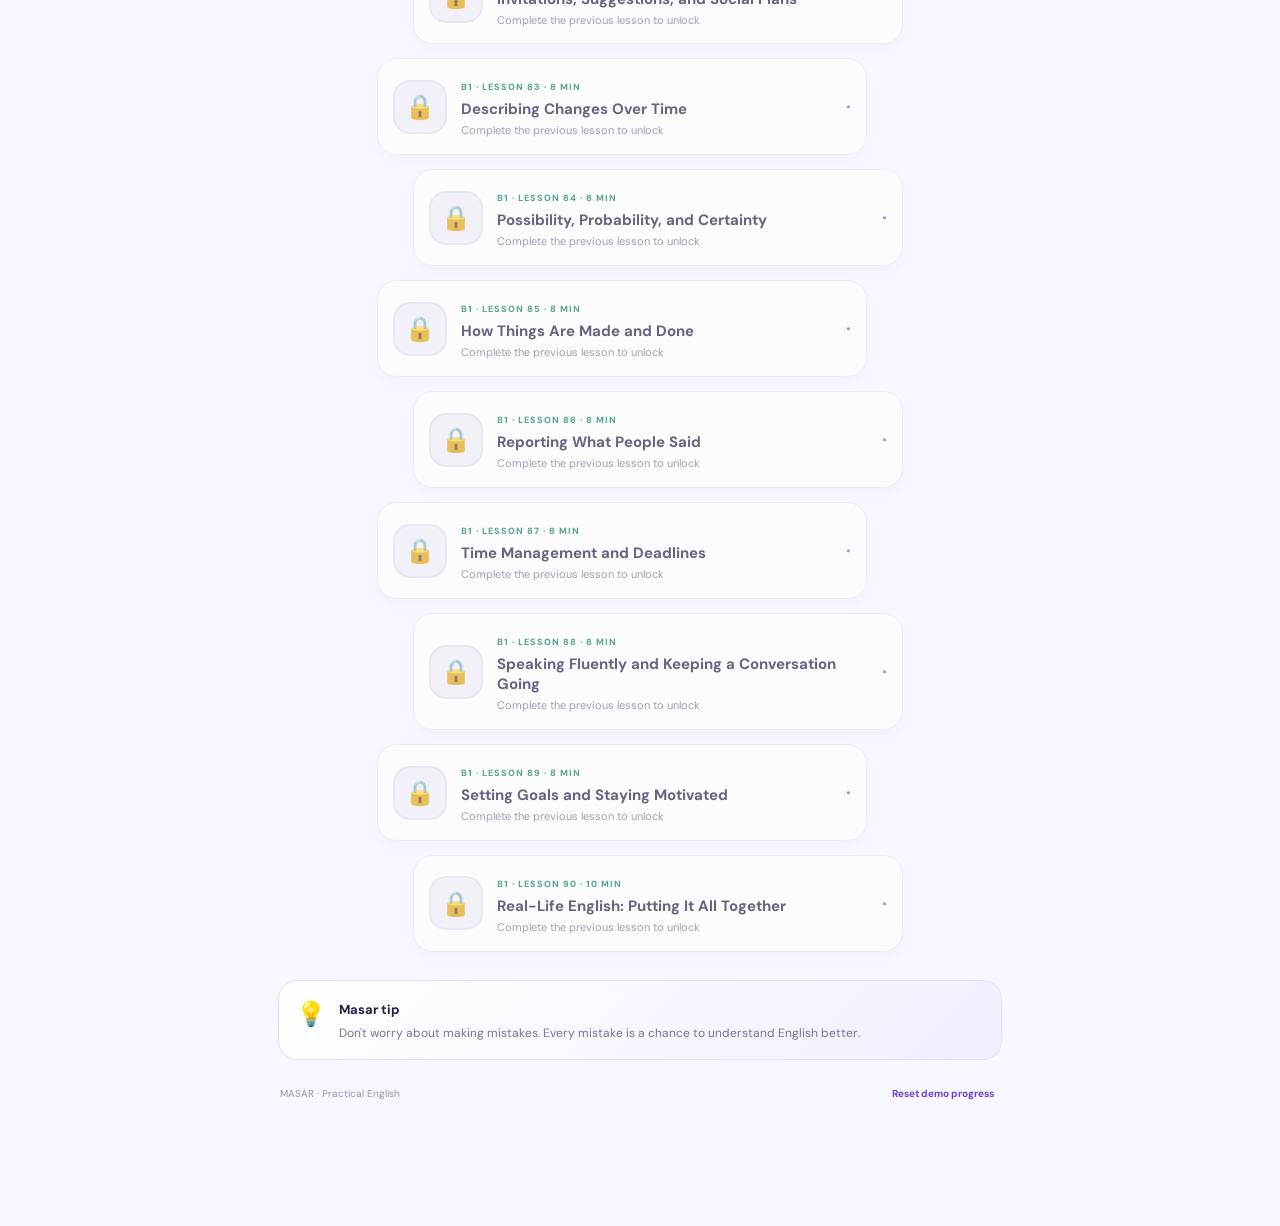
<file: index-backup.html>
<!doctype html>
<html lang="en">
<head>
  <meta charset="utf-8">
  <meta name="viewport" content="width=device-width, initial-scale=1, viewport-fit=cover">
  <meta name="theme-color" content="#092d40">
  <meta name="description" content="MASAR — practical English learning through short lessons and interactive practice.">
  <link rel="manifest" href="manifest.webmanifest">
  <link rel="icon" href="assets/app-icon.png">
  <link rel="stylesheet" href="styles.css">
  <style>
/* MASAR profile, achievements and level filters */
.masar-level-filters{display:flex;gap:8px;flex-wrap:wrap;margin:14px 0 18px}
.masar-filter{border:1px solid #d9d6fe;background:#fff;color:#37305f;border-radius:999px;padding:10px 13px;font:inherit;font-size:.88rem;font-weight:700;cursor:pointer;display:inline-flex;gap:8px;align-items:center;box-shadow:0 3px 10px rgba(31,41,55,.04)}
.masar-filter span{display:inline-grid;place-items:center;min-width:22px;height:22px;padding:0 5px;border-radius:99px;background:#f0edff;font-size:.75rem}
.masar-filter.active{background:linear-gradient(135deg,#6d4aff,#8b5cf6);border-color:transparent;color:white;box-shadow:0 5px 14px rgba(109,74,255,.22)}
.masar-filter.active span{background:rgba(255,255,255,.2);color:white}
.lesson-card[hidden]{display:none!important}
.masar-profile-panel{margin:22px 0 90px;padding:clamp(16px,4vw,26px);border:1px solid #e8e5ff;border-radius:24px;background:linear-gradient(155deg,#fff 0%,#f7f5ff 100%);box-shadow:0 12px 35px rgba(49,46,129,.08)}
.masar-profile-panel h2{margin-top:4px}
.masar-profile-card{display:grid;grid-template-columns:100px minmax(0,1fr);gap:18px;align-items:start;padding:18px;margin:16px 0;border:1px solid #e9e5ff;border-radius:20px;background:#fff}
.masar-avatar-wrap{width:94px;height:94px;border-radius:50%;overflow:hidden;background:#ede9fe;display:grid;place-items:center;border:3px solid #d9ceff;box-shadow:0 4px 12px #6d4aff20}
.masar-avatar{width:100%;height:100%;object-fit:cover}.masar-avatar-placeholder{font-size:2.5rem}
.masar-profile-fields{min-width:0;display:flex;flex-direction:column;gap:9px}
.masar-profile-fields label{font-size:.9rem;font-weight:750;color:#30265f}
.masar-profile-fields input[type=text]{width:100%;min-width:0;box-sizing:border-box;border:1px solid #d9d6fe;border-radius:12px;padding:12px;background:#fcfbff;color:#202033;font:inherit}
.masar-file-input{width:100%;font-size:.8rem}
.masar-upload-label{display:inline-flex;align-self:flex-start;border-radius:10px;padding:8px 10px;background:#f2efff;cursor:pointer}
.masar-save-profile{border:0;border-radius:12px;padding:12px 16px;background:linear-gradient(135deg,#10b981,#059669);color:#fff;font:inherit;font-weight:800;cursor:pointer;box-shadow:0 5px 12px #05966925}
.masar-local-note{font-size:.8rem;line-height:1.5;color:#6b7280;margin:4px 0}
.masar-profile-stats{display:grid;grid-template-columns:repeat(3,minmax(0,1fr));gap:10px;margin:16px 0}
.masar-profile-stats>div,.masar-level-summary>div{background:#fff;border:1px solid #e9e5ff;border-radius:15px;padding:13px;display:flex;flex-direction:column;gap:7px;min-width:0}
.masar-profile-stats span,.masar-level-summary span{font-size:.8rem;color:#5b5872;line-height:1.35}
.masar-profile-stats strong,.masar-level-summary strong{font-size:1.2rem;color:#312e81}
.masar-level-summary{display:grid;grid-template-columns:repeat(2,minmax(0,1fr));gap:10px;margin-bottom:22px}
.masar-achievements-title{margin:22px 0 12px}
.masar-achievements{display:grid;gap:10px}
.masar-badge{display:flex;gap:12px;align-items:center;padding:12px;border-radius:15px;border:1px solid #e5e7eb;background:#fff}
.masar-badge.earned{border-color:#a7f3d0;background:linear-gradient(100deg,#ecfdf5,#fff)}
.masar-badge-icon{font-size:1.65rem;flex-shrink:0}.masar-badge>div{display:flex;flex-direction:column;gap:3px;min-width:0;flex:1}
.masar-badge strong{font-size:.94rem;color:#24213b}.masar-badge small{font-size:.78rem;line-height:1.35;color:#6b7280}
.masar-badge-status{font-size:.75rem;font-weight:800;color:#6b7280;white-space:nowrap}.masar-badge.earned .masar-badge-status{color:#047857}
.masar-privacy-note{margin-top:18px;padding:12px;border-radius:12px;background:#fff7ed;color:#9a3412}
@media(max-width:520px){.masar-profile-card{grid-template-columns:1fr;justify-items:center}.masar-profile-fields{width:100%}.masar-profile-stats{grid-template-columns:1fr}.masar-profile-stats>div{flex-direction:row;align-items:center;justify-content:space-between}.masar-level-filters{gap:6px}.masar-filter{font-size:.8rem;padding:9px 10px}.masar-badge{gap:8px;padding:10px}.masar-badge-status{font-size:.68rem}}

  </style>
  <title>MASAR — English Journey</title>
</head>
<body>
  <header class="topbar">
    <div class="brand"><img src="masar-logo.png" alt="MASAR logo"><div><strong>MASAR</strong><small>YOUR ENGLISH JOURNEY</small></div></div>
    <div class="stats"><span title="Experience points">⚡ <b id="xp">0</b> XP</span><span title="Learning streak">🔥 <b id="streak">0</b></span></div>
  </header>
  <main>
    <section class="welcome">
      <p class="eyebrow">YOUR NEXT STEP STARTS HERE</p>
      <h1>Small steps.<br><span>Real English.</span></h1>
      <p class="sub">Learn useful English, practise every day, and build your confidence one lesson at a time.</p>
      <div class="level-row"><span class="pill">A1 + A2 · Beginner pathways</span><span id="progress-label">0 of 60 lessons complete</span></div>
      <div class="progress"><div id="progress-bar"></div></div>
    </section>
    <section class="path-section">
      <div class="section-title"><div><p class="eyebrow">YOUR LEARNING PATH</p><h2>Keep moving forward</h2></div><span class="tiny-badge">A1 + A2</span></div>
      <div id="lesson-path" class="lesson-path"></div>
    </section>
    <section class="note-card">
      <div class="note-icon">💡</div><div><strong>Masar tip</strong><p>Don't worry about making mistakes. Every mistake is a chance to understand English better.</p></div>
    </section>
    <footer><span>MASAR · Practical English</span><button id="reset-btn" class="text-button">Reset demo progress</button></footer>
  </main>
  <nav class="bottom-nav" aria-label="Main navigation">
    <button class="nav-item active" data-nav="learn"><span>🧭</span>Learn</button>
    <button class="nav-item" data-nav="practice"><span>🎯</span>Practice</button>
    <button class="nav-item" data-nav="profile"><span>👤</span>Profile</button>
  </nav>
  <dialog id="lesson-dialog">
    <div class="dialog-head"><span id="lesson-unit" class="pill">LESSON</span><button id="close-dialog" class="close" aria-label="Close">×</button></div>
    <div id="lesson-content"></div>
  </dialog>
  <div id="toast" class="toast" role="status"></div>
  <script src="app.js"></script>
  <script>
/* MASAR English Journey — Profile & Level Enhancements
   Additive enhancement: keeps existing lesson data and progress logic intact.
   Student profile and avatar are stored on this device only. */
(() => {
  const PROFILE_KEY = 'masar-student-profile-v1';
  let selectedLevel = 'ALL';
  const $ = (selector, root = document) => root.querySelector(selector);
  const esc = value => String(value ?? '').replace(/[&<>"']/g, ch => ({'&':'&amp;','<':'&lt;','>':'&gt;','"':'&quot;',"'":'&#39;'}[ch]));

  function readProfile() {
    try {
      const value = JSON.parse(localStorage.getItem(PROFILE_KEY) || '{}');
      return { name: typeof value.name === 'string' ? value.name : '', photo: typeof value.photo === 'string' ? value.photo : '' };
    } catch (_) { return { name: '', photo: '' }; }
  }
  function writeProfile(profile) {
    try { localStorage.setItem(PROFILE_KEY, JSON.stringify(profile)); return true; }
    catch (_) { if (typeof toast === 'function') toast('Could not save the photo. Try a smaller image.'); return false; }
  }

  function ensureLevelFilters() {
    const path = $('#lesson-path');
    if (!path || $('#masar-level-filters')) return;
    const bar = document.createElement('div');
    bar.id = 'masar-level-filters';
    bar.className = 'masar-level-filters';
    bar.setAttribute('aria-label', 'Filter lessons by level');
    bar.innerHTML = `
      <button type="button" class="masar-filter active" data-level="ALL">All lessons <span>${lessons.length}</span></button>
      <button type="button" class="masar-filter" data-level="A1">A1 Beginner <span>${lessons.filter(l => l.level === 'A1').length}</span></button>
      <button type="button" class="masar-filter" data-level="A2">A2 Elementary <span>${lessons.filter(l => l.level === 'A2').length}</span></button>`;
    path.parentNode.insertBefore(bar, path);
    bar.addEventListener('click', event => {
      const button = event.target.closest('[data-level]');
      if (!button) return;
      selectedLevel = button.dataset.level;
      bar.querySelectorAll('.masar-filter').forEach(item => item.classList.toggle('active', item === button));
      applyLevelFilter();
    });
  }
  function applyLevelFilter() {
    const path = $('#lesson-path');
    if (!path || typeof lessons === 'undefined') return;
    path.querySelectorAll('.lesson-card').forEach(card => {
      const lesson = lessons[Number(card.dataset.index)];
      card.hidden = !!(selectedLevel !== 'ALL' && lesson && lesson.level !== selectedLevel);
    });
  }

  function achievementsHTML() {
    const completed = lessons.filter(l => isDone(l.id));
    const a1 = lessons.filter(l => l.level === 'A1');
    const a2 = lessons.filter(l => l.level === 'A2');
    const badges = [
      ['🌱', 'First Step', 'Complete your first lesson', completed.length >= 1],
      ['📚', '10 Lessons', 'Complete 10 lessons', completed.length >= 10],
      ['🔥', '3-Day Streak', 'Learn on 3 consecutive days', state.streak >= 3],
      ['🌟', 'A1 Finisher', 'Complete every A1 lesson', a1.length > 0 && a1.every(l => isDone(l.id))],
      ['🏅', 'A2 Finisher', 'Complete every A2 lesson', a2.length > 0 && a2.every(l => isDone(l.id))]
    ];
    return badges.map(([icon, title, desc, earned]) => `<div class="masar-badge ${earned ? 'earned' : 'locked-badge'}"><span class="masar-badge-icon">${icon}</span><div><strong>${title}</strong><small>${desc}</small></div><span class="masar-badge-status">${earned ? '✓ Earned' : '🔒'}</span></div>`).join('');
  }

  function renderProfile() {
    const old = $('.profile-panel');
    if (old) old.remove();
    const profile = readProfile();
    const doneCount = lessons.filter(l => isDone(l.id)).length;
    const panel = document.createElement('section');
    panel.className = 'profile-panel masar-profile-panel';
    panel.innerHTML = `
      <p class="eyebrow">YOUR LEARNING SPACE</p>
      <h2>My MASAR profile</h2>
      <div class="masar-profile-card">
        <div class="masar-avatar-wrap">
          <img class="masar-avatar" id="masar-avatar-preview" src="${profile.photo || ''}" alt="Student profile photo" ${profile.photo ? '' : 'hidden'}>
          <div class="masar-avatar-placeholder" id="masar-avatar-placeholder" ${profile.photo ? 'hidden' : ''}>👤</div>
        </div>
        <div class="masar-profile-fields">
          <label for="masar-student-name">Your name / اسمك</label>
          <input id="masar-student-name" type="text" maxlength="50" autocomplete="name" placeholder="Enter your name" value="${esc(profile.name)}">
          <label class="masar-upload-label" for="masar-student-photo">📷 Choose a profile photo</label>
          <input id="masar-student-photo" class="masar-file-input" type="file" accept="image/*">
          <button type="button" class="masar-save-profile" id="masar-save-profile">Save profile</button>
          <p class="masar-local-note">Your profile is saved on this device only.</p>
        </div>
      </div>
      <div class="masar-profile-stats">
        <div><span>⚡ XP points</span><strong>${Number(state.xp) || 0}</strong></div>
        <div><span>📘 Lessons done</span><strong>${doneCount}/${lessons.length}</strong></div>
        <div><span>🔥 Learning streak</span><strong>${Number(state.streak) || 0} days</strong></div>
      </div>
      <div class="masar-level-summary">
        <div><span>A1 · Beginner</span><strong>${lessons.filter(l => l.level === 'A1' && isDone(l.id)).length}/${lessons.filter(l => l.level === 'A1').length}</strong></div>
        <div><span>A2 · Elementary</span><strong>${lessons.filter(l => l.level === 'A2' && isDone(l.id)).length}/${lessons.filter(l => l.level === 'A2').length}</strong></div>
      </div>
      <h3 class="masar-achievements-title">🏆 My achievements</h3>
      <div class="masar-achievements">${achievementsHTML()}</div>
      <p class="masar-local-note masar-privacy-note">Note: student accounts and a shared leaderboard are not connected yet. Progress and profile are currently stored on this device.</p>`;
    const main = $('main');
    if (main) {
      main.appendChild(panel);
      panel.scrollIntoView({ behavior: 'smooth', block: 'start' });
    }
  }

  function handleProfileClick(event) {
    const button = event.target.closest('.nav-item');
    if (!button || button.dataset.nav !== 'profile') return;
    event.preventDefault();
    event.stopPropagation();
    event.stopImmediatePropagation();
    document.querySelectorAll('.nav-item').forEach(item => item.classList.toggle('active', item === button));
    renderProfile();
  }

  // Capture profile navigation before the original demo profile handler.
  document.addEventListener('click', handleProfileClick, true);

  document.addEventListener('click', event => {
    if (event.target.closest('#masar-save-profile')) {
      const profile = readProfile();
      profile.name = ($('#masar-student-name')?.value || '').trim().slice(0, 50);
      if (writeProfile(profile)) {
        if (typeof toast === 'function') toast(profile.name ? `Profile saved. Welcome, ${profile.name}!` : 'Profile saved.');
        renderProfile();
      }
    }
  });

  document.addEventListener('change', event => {
    if (event.target.id !== 'masar-student-photo') return;
    const file = event.target.files && event.target.files[0];
    if (!file) return;
    if (!file.type.startsWith('image/')) { if (typeof toast === 'function') toast('Please choose an image file.'); return; }
    const reader = new FileReader();
    reader.onload = () => {
      const image = new Image();
      image.onload = () => {
        const canvas = document.createElement('canvas');
        const size = 256;
        const scale = Math.min(size / image.width, size / image.height, 1);
        canvas.width = Math.max(1, Math.round(image.width * scale));
        canvas.height = Math.max(1, Math.round(image.height * scale));
        canvas.getContext('2d').drawImage(image, 0, 0, canvas.width, canvas.height);
        const photo = canvas.toDataURL('image/jpeg', 0.78);
        const profile = readProfile(); profile.photo = photo;
        if (writeProfile(profile)) {
          const preview = $('#masar-avatar-preview');
          const placeholder = $('#masar-avatar-placeholder');
          if (preview) { preview.src = photo; preview.hidden = false; }
          if (placeholder) placeholder.hidden = true;
          if (typeof toast === 'function') toast('Photo added. Tap Save profile to save your name too.');
        }
      };
      image.onerror = () => { if (typeof toast === 'function') toast('Could not read this image. Try another photo.'); };
      image.src = reader.result;
    };
    reader.readAsDataURL(file);
  });

  // Wrap the existing render function so level filters remain applied after lessons update.
  if (typeof render === 'function') {
    const originalRender = render;
    render = function() {
      originalRender();
      ensureLevelFilters();
      applyLevelFilter();
    };
    render();
  }
})();

  </script>
</body>
</html>
</file>
<file: styles.css>
@import url('https://fonts.googleapis.com/css2?family=DM+Sans:wght@400;500;600;700;800&display=swap');

:root {
  --navy: #242044;
  --teal: #10b981;
  --teal-dark: #087f5b;
  --mint: #d9fbe9;
  --cream: #f8f7ff;
  --ink: #292642;
  --muted: #77758f;
  --line: #e9e5f5;
  --white: #fff;
  --gold: #fbbf24;
  --purple: #8b5cf6;
  --purple-dark: #6d3fe0;
  --purple-light: #eee7ff;
  --shadow: 0 12px 30px rgba(45, 32, 90, .09);
}

* { box-sizing: border-box; }
html { scroll-behavior: smooth; }
body {
  margin: 0;
  background: var(--cream);
  color: var(--ink);
  font-family: "DM Sans", Arial, sans-serif;
  padding-bottom: 90px;
}
button { font: inherit; }
button:focus-visible { outline: 3px solid rgba(139, 92, 246, .45); outline-offset: 3px; }

.topbar {
  min-height: 76px;
  display: flex;
  align-items: center;
  justify-content: space-between;
  gap: 12px;
  padding: 10px max(18px, calc((100vw - 920px) / 2));
  background: rgba(255,255,255,.96);
  border-bottom: 1px solid var(--line);
  position: sticky;
  top: 0;
  z-index: 5;
  backdrop-filter: blur(14px);
}
.brand { display: flex; align-items: center; gap: 10px; min-width: 0; }
.brand img { width: 48px; height: 48px; object-fit: cover; border-radius: 15px; box-shadow: 0 4px 12px rgba(109,63,224,.14); }
.brand strong { display: block; font-size: 17px; letter-spacing: 2px; color: var(--navy); }
.brand small { display: block; font-size: 8px; letter-spacing: 1px; color: var(--muted); margin-top: 3px; }
.stats { display: flex; gap: 8px; flex-wrap: wrap; justify-content: flex-end; }
.stats span { background: #fff6d9; border: 1px solid #f9e7a7; padding: 8px 10px; border-radius: 12px; font-size: 12px; color: #815b00; font-weight: 800; }
.stats span + span { background: #f1eaff; border-color: #e0d2ff; color: var(--purple-dark); }

main { max-width: 760px; margin: auto; padding: 24px 18px 30px; }
.welcome {
  background: linear-gradient(135deg, #292347 0%, #5735a7 58%, #8057e8 100%);
  color: white;
  padding: 28px 24px;
  border-radius: 26px;
  position: relative;
  overflow: hidden;
  box-shadow: 0 18px 40px rgba(82, 52, 159, .2);
}
.welcome:before { content: ""; position: absolute; width: 230px; height: 230px; border-radius: 50%; background: rgba(255,255,255,.07); right: -90px; bottom: -150px; }
.welcome:after { content: ""; position: absolute; width: 170px; height: 170px; border: 25px solid rgba(16,185,129,.25); border-radius: 50%; right: -70px; top: -70px; }
.eyebrow { font-size: 10px; letter-spacing: 1.7px; font-weight: 800; color: var(--purple-dark); margin: 0 0 10px; text-transform: uppercase; }
.welcome .eyebrow { color: #a7f3d0; }
.welcome h1 { font-size: clamp(32px, 7vw, 48px); line-height: 1.05; letter-spacing: -1.8px; margin: 0 0 12px; position: relative; z-index: 1; }
.welcome h1 span { color: #6ee7b7; }
.sub { max-width: 430px; line-height: 1.6; color: #eee9ff; font-size: 14px; margin: 0 0 22px; position: relative; z-index: 1; }
.level-row { display: flex; align-items: center; justify-content: space-between; gap: 8px; flex-wrap: wrap; font-size: 11px; color: #eee9ff; margin-bottom: 9px; position: relative; z-index: 1; }
.pill { background: #d9fbe9; color: #087f5b; padding: 7px 10px; border-radius: 999px; font-size: 10px; font-weight: 800; letter-spacing: .4px; }
.progress { height: 9px; border-radius: 99px; background: rgba(255,255,255,.2); overflow: hidden; position: relative; z-index: 1; }
.progress div { height: 100%; width: 0; background: linear-gradient(90deg, #6ee7b7, #fbbf24); border-radius: 99px; transition: width .3s; }

.path-section { padding: 28px 2px; }
.section-title { display: flex; justify-content: space-between; align-items: end; gap: 12px; margin-bottom: 20px; }
.section-title h2 { font-size: 22px; letter-spacing: -.6px; margin: 0; color: var(--navy); }
.section-title .eyebrow { margin-bottom: 6px; }
.tiny-badge { font-size: 9px; font-weight: 800; letter-spacing: 1px; color: var(--purple-dark); background: var(--purple-light); padding: 8px 10px; border-radius: 8px; white-space: nowrap; }
.lesson-path { display: flex; flex-direction: column; align-items: center; gap: 14px; }
.lesson-card {
  width: min(100%, 490px);
  background: #fff;
  border: 1px solid var(--line);
  border-radius: 20px;
  padding: 15px;
  display: flex;
  align-items: center;
  gap: 14px;
  box-shadow: 0 5px 15px rgba(45,32,90,.045);
  cursor: pointer;
  text-align: left;
  color: inherit;
  transition: transform .18s ease, border-color .18s ease, box-shadow .18s ease;
}
.lesson-card:hover { transform: translateY(-3px); border-color: #bca8ff; box-shadow: 0 12px 25px rgba(91,61,171,.11); }
.lesson-card:nth-child(even) { margin-left: 36px; }
.lesson-card:nth-child(odd) { margin-right: 36px; }
.lesson-card:disabled { cursor: not-allowed; opacity: .68; }
.lesson-icon { width: 54px; height: 54px; flex-shrink: 0; border-radius: 17px; display: grid; place-items: center; font-size: 24px; background: linear-gradient(135deg, #d9fbe9, #b7f4d5); border: 2px solid #a7f3d0; }
.lesson-card:nth-child(4n+2) .lesson-icon { background: linear-gradient(135deg, #eee7ff, #d9caff); border-color: #d3c2ff; }
.lesson-card:nth-child(4n+3) .lesson-icon { background: linear-gradient(135deg, #fff5cc, #ffe69a); border-color: #fce28b; }
.lesson-card:nth-child(4n) .lesson-icon { background: linear-gradient(135deg, #ffe6f1, #ffd0e5); border-color: #ffc2dd; }
.lesson-card.done .lesson-icon { background: #d9fbe9; border-color: #6ee7b7; }
.lesson-card.locked .lesson-icon { background: #f0eff5; border-color: #e3e0ec; }
.lesson-meta { flex: 1; min-width: 0; }
.lesson-meta small { font-size: 9px; color: var(--teal-dark); font-weight: 800; letter-spacing: 1px; }
.lesson-meta strong { display: block; font-size: 15px; margin: 4px 0; color: var(--navy); }
.lesson-meta p { margin: 0; font-size: 11px; color: var(--muted); line-height: 1.45; }
.lesson-arrow { font-size: 19px; color: var(--purple); font-weight: 800; }

.note-card { display: flex; gap: 13px; background: linear-gradient(135deg, #fff, #f2edff); border: 1px solid #e6dcff; padding: 17px; border-radius: 19px; }
.note-icon { font-size: 24px; }
.note-card strong { font-size: 13px; color: var(--navy); }
.note-card p { font-size: 12px; color: var(--muted); line-height: 1.5; margin: 5px 0 0; }
footer { display: flex; justify-content: space-between; gap: 10px; align-items: center; color: #9692aa; font-size: 10px; padding: 26px 2px 5px; }
.text-button { border: 0; background: none; color: var(--purple-dark); font-weight: 700; font-size: 10px; cursor: pointer; }

.bottom-nav { position: fixed; bottom: 0; left: 0; right: 0; display: flex; justify-content: center; gap: min(15vw, 100px); background: rgba(255,255,255,.96); border-top: 1px solid var(--line); padding: 10px 15px max(10px, env(safe-area-inset-bottom)); z-index: 6; backdrop-filter: blur(12px); box-shadow: 0 -6px 24px rgba(45,32,90,.045); }
.nav-item { border: 0; background: transparent; color: #9692aa; display: flex; flex-direction: column; align-items: center; gap: 4px; font-size: 10px; font-weight: 700; min-width: 54px; cursor: pointer; }
.nav-item span { font-size: 20px; }
.nav-item.active { color: var(--purple-dark); }

 dialog { border: 0; border-radius: 24px; padding: 0; width: min(92vw, 500px); max-height: 88vh; overflow: auto; box-shadow: 0 25px 80px rgba(25,16,55,.25); color: var(--ink); }
dialog::backdrop { background: rgba(24,17,49,.62); backdrop-filter: blur(3px); }
.dialog-head { display: flex; justify-content: space-between; align-items: center; padding: 18px 20px 0; }
.close { border: 0; background: #f0ebff; width: 34px; height: 34px; border-radius: 50%; font-size: 22px; cursor: pointer; color: var(--navy); }
#lesson-content { padding: 10px 22px 24px; }
.lesson-heading { font-size: 25px; margin: 10px 0; color: var(--navy); }
.lesson-desc { font-size: 13px; color: var(--muted); line-height: 1.6; }
.phrase { background: #eafbf3; border-left: 4px solid var(--teal); padding: 13px; border-radius: 10px; margin: 10px 0; }
.phrase strong { display: block; font-size: 17px; color: var(--navy); }
.phrase span { font-size: 12px; color: var(--muted); }
.question { margin: 22px 0 12px; font-weight: 800; font-size: 15px; color: var(--navy); }
.answers { display: grid; gap: 9px; }
.answer { padding: 13px 14px; text-align: left; background: #fff; border: 2px solid var(--line); border-radius: 12px; color: var(--ink); font-size: 13px; cursor: pointer; transition: .15s; }
.answer:hover { border-color: #c7b5ff; }
.answer.selected { border-color: var(--purple); background: #f5f0ff; }
.answer.correct { border-color: #42a85b; background: #e9f8ec; }
.answer.wrong { border-color: #d86b5e; background: #fff0ee; }
.feedback { font-size: 12px; font-weight: 700; margin: 12px 0; min-height: 18px; }
.primary-btn { width: 100%; border: 0; border-radius: 13px; padding: 14px; background: linear-gradient(100deg, var(--purple-dark), var(--purple)); color: white; font-weight: 800; font-size: 14px; cursor: pointer; margin-top: 12px; box-shadow: 0 6px 15px rgba(109,63,224,.18); }
.primary-btn:hover { filter: brightness(1.04); }
.primary-btn:disabled { opacity: .4; cursor: not-allowed; box-shadow: none; }
.toast { position: fixed; bottom: 90px; left: 50%; transform: translate(-50%,20px); opacity: 0; pointer-events: none; background: var(--navy); color: white; padding: 12px 17px; border-radius: 12px; font-size: 12px; z-index: 20; transition: .2s; max-width: 90vw; text-align: center; }
.toast.show { opacity: 1; transform: translate(-50%,0); }
.profile-panel { background: #fff; border: 1px solid var(--line); padding: 22px; border-radius: 20px; margin-top: 20px; box-shadow: 0 6px 18px rgba(45,32,90,.04); }
.profile-panel h2 { margin-top: 0; color: var(--navy); }
.profile-stat { display: flex; justify-content: space-between; gap: 12px; border-bottom: 1px solid var(--line); padding: 13px 0; font-size: 13px; }
.profile-stat:last-child { border: 0; }

@media (max-width: 520px) {
  .topbar { padding-left: 12px; padding-right: 12px; }
  .brand img { width: 42px; height: 42px; }
  .brand strong { font-size: 14px; letter-spacing: 1.3px; }
  .brand small { font-size: 7px; }
  .stats { gap: 5px; }
  .stats span { padding: 7px 8px; font-size: 11px; }
  main { padding: 18px 13px 26px; }
  .welcome { padding: 24px 18px; border-radius: 23px; }
  .lesson-card:nth-child(even) { margin-left: 14px; }
  .lesson-card:nth-child(odd) { margin-right: 14px; }
  .lesson-icon { width: 47px; height: 47px; border-radius: 14px; }
  .lesson-meta strong { font-size: 13px; }
  .section-title h2 { font-size: 19px; }
  .tiny-badge { font-size: 8px; padding: 7px 8px; }
  .bottom-nav { gap: min(11vw, 60px); }
}

@media (max-width: 360px) {
  .brand small { letter-spacing: .3px; }
  .stats span { font-size: 10px; padding: 6px; }
  .lesson-card { gap: 10px; padding: 12px; }
  .lesson-meta p { font-size: 10px; }
               }
</file>
